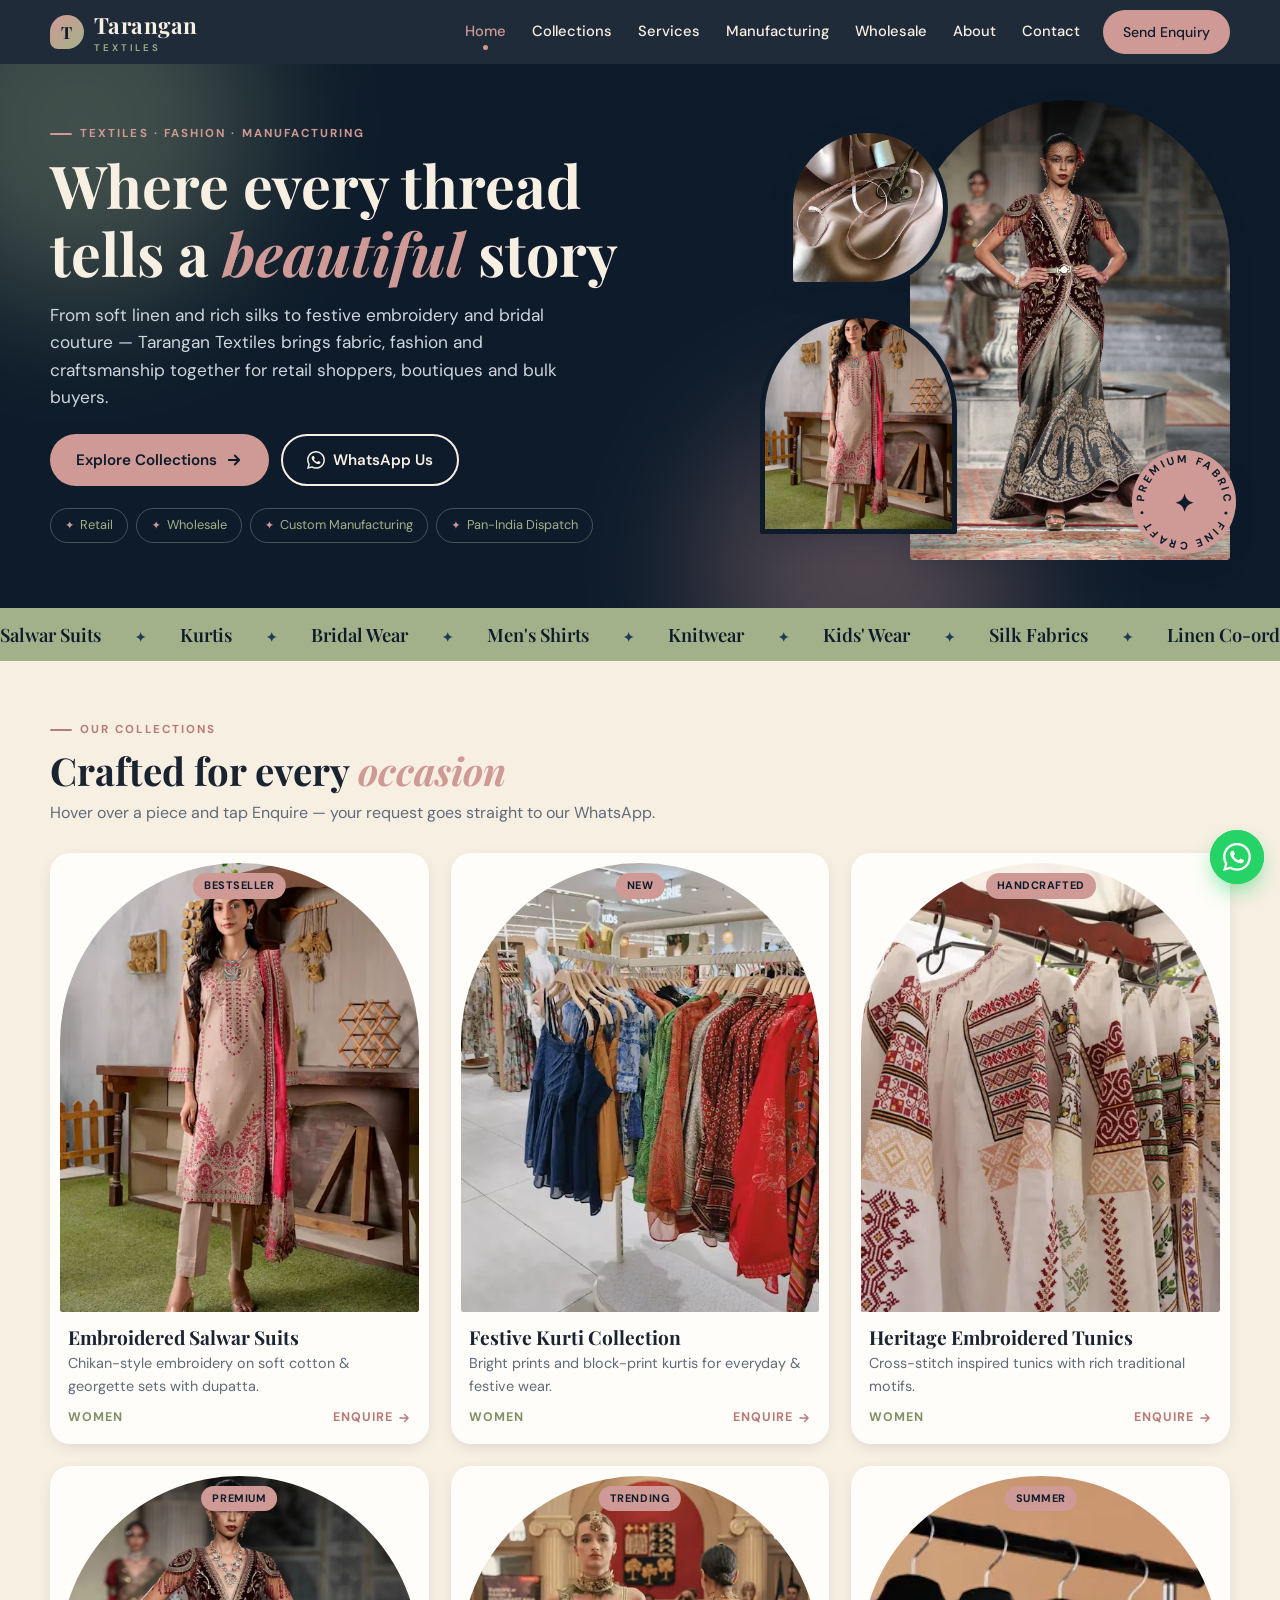
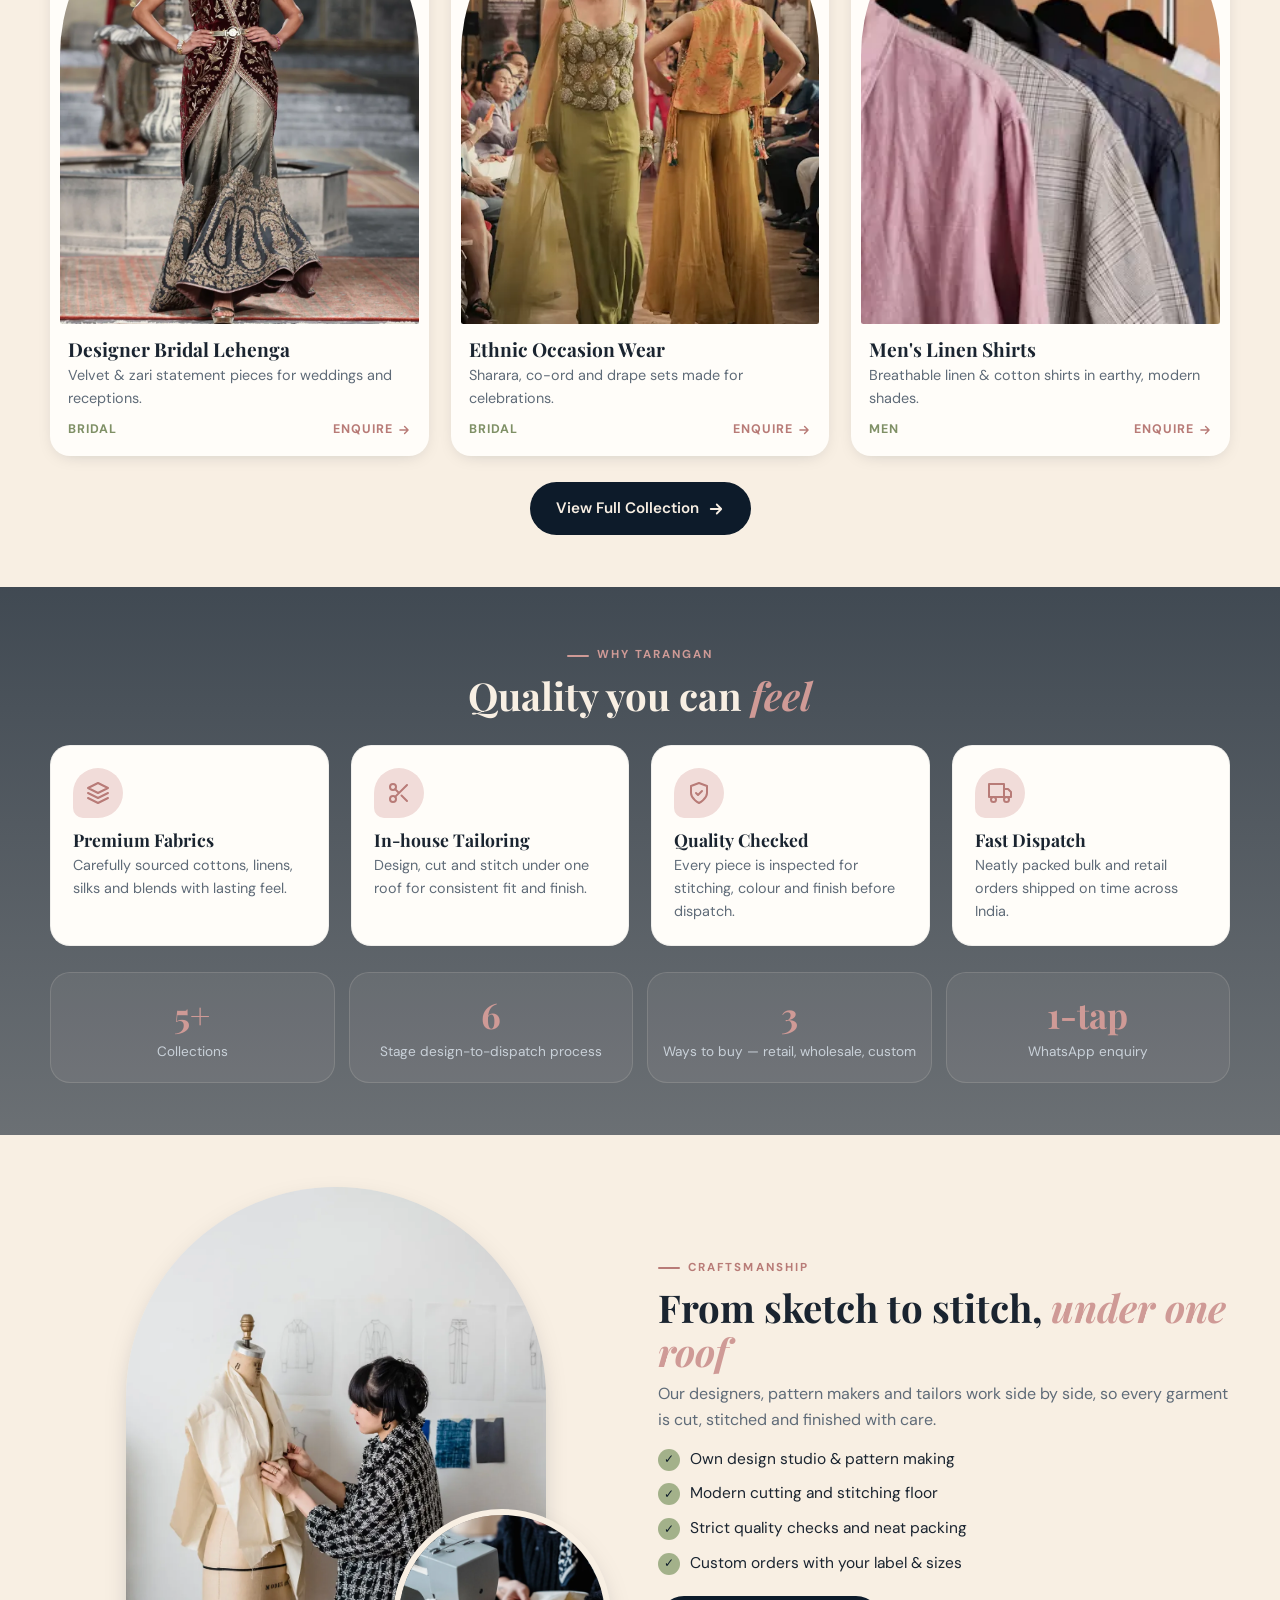
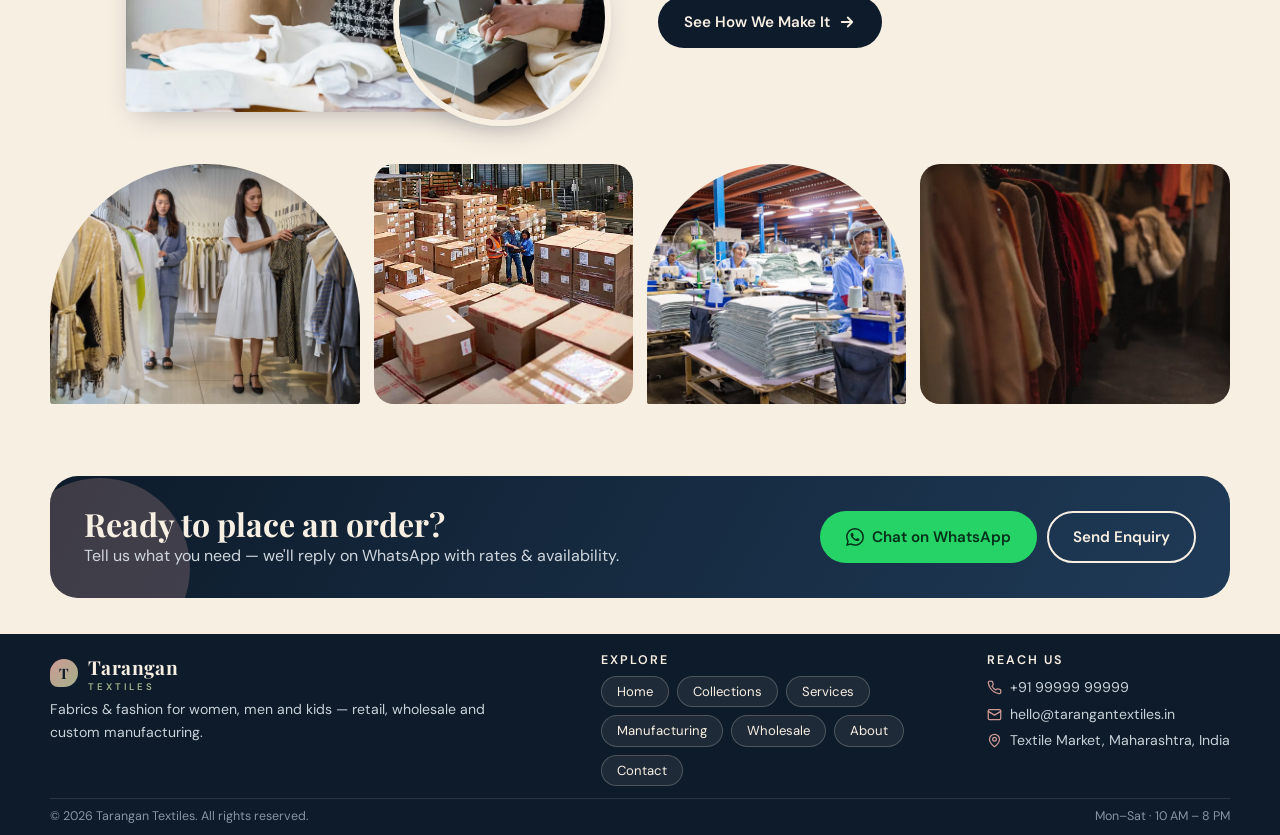
<file: index.html>
<!doctype html>
<html lang="en"><head>
<meta charset="utf-8"><meta name="viewport" content="width=device-width,initial-scale=1">
<title>Tarangan Textiles — Premium Fabrics, Ethnic & Fashion Wear</title><meta name="description" content="Premium textiles, ethnic wear, bridal, men's and kids' fashion — retail, wholesale and custom manufacturing.">
<meta name="theme-color" content="#0D1B2A">
<link rel="icon" href="data:image/svg+xml,%3Csvg xmlns='http://www.w3.org/2000/svg' viewBox='0 0 100 100'%3E%3Crect width='100' height='100' rx='30' fill='%230D1B2A'/%3E%3Ctext x='50' y='68' font-size='56' text-anchor='middle' fill='%23CF9A96' font-family='serif'%3ET%3C/text%3E%3C/svg%3E">
<link rel="preconnect" href="https://fonts.googleapis.com"><link rel="preconnect" href="https://fonts.gstatic.com" crossorigin>
<link href="https://fonts.googleapis.com/css2?family=DM+Sans:wght@400;500;600;700&family=Playfair+Display:ital,wght@0,600;0,700;1,600&display=swap" rel="stylesheet">
<link rel="stylesheet" href="css/style.css">
</head><body>
<header class="hdr"><div class="wrap">
<a class="logo" href="index.html" aria-label="Tarangan Textiles home"><i>T</i><span>Tarangan<small>Textiles</small></span></a>
<button class="burger" aria-label="Menu"><span></span></button>
<nav class="nav"><a href="index.html" class=on>Home</a><a href="collections.html">Collections</a><a href="services.html">Services</a><a href="manufacturing.html">Manufacturing</a><a href="wholesale.html">Wholesale</a><a href="about.html">About</a><a href="contact.html">Contact</a><a class="btn btn-rose" href="contact.html">Send Enquiry</a></nav>
</div></header>

<section class="hero"><div class="wrap">
<div>
<span class="eyebrow" style="color:var(--rose)">Textiles · Fashion · Manufacturing</span>
<h1>Where every thread tells a <em>beautiful</em> story</h1>
<p class="lead">From soft linen and rich silks to festive embroidery and bridal couture — Tarangan Textiles brings fabric, fashion and craftsmanship together for retail shoppers, boutiques and bulk buyers.</p>
<div class="cta"><a class="btn btn-rose" href="collections.html">Explore Collections <svg viewBox="0 0 24 24" fill="none" stroke="currentColor" stroke-width="2.4" stroke-linecap="round" stroke-linejoin="round"><path d="M5 12h14M13 6l6 6-6 6"/></svg></a><a class="btn btn-ghost" href="#" data-wa><svg viewBox="0 0 24 24" fill="currentColor"><path d="M20.5 3.5A11.8 11.8 0 0 0 12 0C5.4 0 .1 5.3.1 11.9c0 2.1.6 4.2 1.6 6L0 24l6.3-1.7a12 12 0 0 0 5.7 1.5c6.6 0 11.9-5.3 11.9-11.9 0-3.2-1.2-6.2-3.4-8.4zM12 21.8c-1.8 0-3.6-.5-5.100-1.400l-.4-.2-3.700 1 1-3.600-.2-.4a9.900 9.900 0 0 1-1.500-5.300c0-5.500 4.400-9.900 9.900-9.900 2.600 0 5.100 1 7 2.900a9.800 9.800 0 0 1 2.900 7c0 5.500-4.500 9.900-9.900 9.900zm5.400-7.400c-.3-.1-1.800-.9-2-1-.3-.1-.5-.1-.7.1l-.9 1.100c-.2.200-.3.200-.6.100-1.700-.8-2.800-1.500-3.900-3.400-.3-.5.300-.5.900-1.600.1-.2 0-.4 0-.5l-.9-2.100c-.2-.6-.5-.5-.7-.5h-.6c-.2 0-.5.1-.8.400-.3.300-1 1-1 2.400s1 2.800 1.200 3c.1.200 2 3.100 4.900 4.300 1.800.8 2.500.9 3.400.7.600-.1 1.800-.7 2-1.400.3-.7.3-1.300.2-1.400-.1-.2-.3-.2-.6-.4z"/></svg>WhatsApp Us</a></div>
<div class="chips"><span>Retail</span><span>Wholesale</span><span>Custom Manufacturing</span><span>Pan-India Dispatch</span></div>
</div>
<div class="art">
<div class="a a1"><img src="images/designer-bridal-lehenga-runway.webp" alt="Designer bridal lehenga on the runway"></div>
<div class="a a2"><img src="images/embroidered-salwar-kameez-model.webp" alt="Embroidered salwar kameez"></div>
<div class="a a3"><img src="images/silk-fabric-measuring-tape.webp" alt="Silk fabric with measuring tape"></div>
<div class="spin"><svg class="t" viewBox="0 0 100 100"><defs><path id="c" d="M50,50 m-38,0 a38,38 0 1,1 76,0 a38,38 0 1,1 -76,0"/></defs><text><textPath href="#c">Premium Fabric • Fine Craft • </textPath></text></svg><b>✦</b></div>
</div></div></section>

<div class="marq"><div><span>Salwar Suits</span><span>Kurtis</span><span>Bridal Wear</span><span>Men's Shirts</span><span>Knitwear</span><span>Kids' Wear</span><span>Silk Fabrics</span><span>Linen Co-ords</span><span>Custom Stitching</span><span>Wholesale</span><span>Salwar Suits</span><span>Kurtis</span><span>Bridal Wear</span><span>Men's Shirts</span><span>Knitwear</span><span>Kids' Wear</span><span>Silk Fabrics</span><span>Linen Co-ords</span><span>Custom Stitching</span><span>Wholesale</span></div></div>

<section class="sec"><div class="wrap">
<div class="head rv"><span class="eyebrow">Our Collections</span><h2>Crafted for every <em>occasion</em></h2><p>Hover over a piece and tap Enquire — your request goes straight to our WhatsApp.</p></div>
<div class="grid g3"><article class="pc rv" data-cat="women"><div class="ph"><img src="images/embroidered-salwar-kameez-model.webp" alt="Embroidered Salwar Suits" loading="lazy"><span class="tag">Bestseller</span></div><div class="tx"><h3>Embroidered Salwar Suits</h3><p>Chikan-style embroidery on soft cotton &amp; georgette sets with dupatta.</p><div class="meta"><span>women</span><a href="#" data-enq="Embroidered Salwar Suits">Enquire <svg viewBox="0 0 24 24" fill="none" stroke="currentColor" stroke-width="2.4" stroke-linecap="round" stroke-linejoin="round"><path d="M5 12h14M13 6l6 6-6 6"/></svg></a></div></div></article><article class="pc rv" data-cat="women"><div class="ph"><img src="images/kurti-collection-showroom.webp" alt="Festive Kurti Collection" loading="lazy"><span class="tag">New</span></div><div class="tx"><h3>Festive Kurti Collection</h3><p>Bright prints and block-print kurtis for everyday &amp; festive wear.</p><div class="meta"><span>women</span><a href="#" data-enq="Festive Kurti Collection">Enquire <svg viewBox="0 0 24 24" fill="none" stroke="currentColor" stroke-width="2.4" stroke-linecap="round" stroke-linejoin="round"><path d="M5 12h14M13 6l6 6-6 6"/></svg></a></div></div></article><article class="pc rv" data-cat="women"><div class="ph"><img src="images/embroidered-festive-tunics.webp" alt="Heritage Embroidered Tunics" loading="lazy"><span class="tag">Handcrafted</span></div><div class="tx"><h3>Heritage Embroidered Tunics</h3><p>Cross-stitch inspired tunics with rich traditional motifs.</p><div class="meta"><span>women</span><a href="#" data-enq="Heritage Embroidered Tunics">Enquire <svg viewBox="0 0 24 24" fill="none" stroke="currentColor" stroke-width="2.4" stroke-linecap="round" stroke-linejoin="round"><path d="M5 12h14M13 6l6 6-6 6"/></svg></a></div></div></article><article class="pc rv" data-cat="bridal"><div class="ph"><img src="images/designer-bridal-lehenga-runway.webp" alt="Designer Bridal Lehenga" loading="lazy"><span class="tag">Premium</span></div><div class="tx"><h3>Designer Bridal Lehenga</h3><p>Velvet &amp; zari statement pieces for weddings and receptions.</p><div class="meta"><span>bridal</span><a href="#" data-enq="Designer Bridal Lehenga">Enquire <svg viewBox="0 0 24 24" fill="none" stroke="currentColor" stroke-width="2.4" stroke-linecap="round" stroke-linejoin="round"><path d="M5 12h14M13 6l6 6-6 6"/></svg></a></div></div></article><article class="pc rv" data-cat="bridal"><div class="ph"><img src="images/ethnic-fashion-show-ramp.webp" alt="Ethnic Occasion Wear" loading="lazy"><span class="tag">Trending</span></div><div class="tx"><h3>Ethnic Occasion Wear</h3><p>Sharara, co-ord and drape sets made for celebrations.</p><div class="meta"><span>bridal</span><a href="#" data-enq="Ethnic Occasion Wear">Enquire <svg viewBox="0 0 24 24" fill="none" stroke="currentColor" stroke-width="2.4" stroke-linecap="round" stroke-linejoin="round"><path d="M5 12h14M13 6l6 6-6 6"/></svg></a></div></div></article><article class="pc rv" data-cat="men"><div class="ph"><img src="images/mens-linen-shirts-rack.webp" alt="Men's Linen Shirts" loading="lazy"><span class="tag">Summer</span></div><div class="tx"><h3>Men's Linen Shirts</h3><p>Breathable linen &amp; cotton shirts in earthy, modern shades.</p><div class="meta"><span>men</span><a href="#" data-enq="Men's Linen Shirts">Enquire <svg viewBox="0 0 24 24" fill="none" stroke="currentColor" stroke-width="2.4" stroke-linecap="round" stroke-linejoin="round"><path d="M5 12h14M13 6l6 6-6 6"/></svg></a></div></div></article></div>
<div style="text-align:center;margin-top:26px" class="rv"><a class="btn btn-navy" href="collections.html">View Full Collection <svg viewBox="0 0 24 24" fill="none" stroke="currentColor" stroke-width="2.4" stroke-linecap="round" stroke-linejoin="round"><path d="M5 12h14M13 6l6 6-6 6"/></svg></a></div>
</div></section>

<section class="sec navy bgimg" style="--bg:url(../images/boutique-rack-warm-tones.webp)"><div class="wrap">
<div class="head center rv"><span class="eyebrow">Why Tarangan</span><h2>Quality you can <em>feel</em></h2></div>
<div class="grid g4"><div class="fc rv"><div class="ic"><svg viewBox="0 0 24 24" fill="none" stroke="currentColor" stroke-width="2" stroke-linecap="round" stroke-linejoin="round"><path d="m12 2 10 5-10 5L2 7zM2 17l10 5 10-5M2 12l10 5 10-5"/></svg></div><h3>Premium Fabrics</h3><p>Carefully sourced cottons, linens, silks and blends with lasting feel.</p></div><div class="fc rv"><div class="ic"><svg viewBox="0 0 24 24" fill="none" stroke="currentColor" stroke-width="2" stroke-linecap="round" stroke-linejoin="round"><circle cx="6" cy="6" r="3"/><circle cx="6" cy="18" r="3"/><path d="M20 4 8.100 15.900M14.500 14.500 20 20M8.100 8.100 12 12"/></svg></div><h3>In-house Tailoring</h3><p>Design, cut and stitch under one roof for consistent fit and finish.</p></div><div class="fc rv"><div class="ic"><svg viewBox="0 0 24 24" fill="none" stroke="currentColor" stroke-width="2" stroke-linecap="round" stroke-linejoin="round"><path d="M12 22s8-4 8-10V5l-8-3-8 3v7c0 6 8 10 8 10z"/><path d="m9 12 2 2 4-4"/></svg></div><h3>Quality Checked</h3><p>Every piece is inspected for stitching, colour and finish before dispatch.</p></div><div class="fc rv"><div class="ic"><svg viewBox="0 0 24 24" fill="none" stroke="currentColor" stroke-width="2" stroke-linecap="round" stroke-linejoin="round"><path d="M1 3h15v13H1zM16 8h4l3 3v5h-7z"/><circle cx="5.500" cy="18.500" r="2.500"/><circle cx="18.500" cy="18.500" r="2.500"/></svg></div><h3>Fast Dispatch</h3><p>Neatly packed bulk and retail orders shipped on time across India.</p></div></div>
<div class="stats" style="margin-top:26px">
<div class="stat rv"><b data-count="5" data-suf="+">0</b><span>Collections</span></div>
<div class="stat rv"><b data-count="6">0</b><span>Stage design-to-dispatch process</span></div>
<div class="stat rv"><b data-count="3">0</b><span>Ways to buy — retail, wholesale, custom</span></div>
<div class="stat rv"><b data-count="1" data-suf="-tap">0</b><span>WhatsApp enquiry</span></div>
</div></div></section>

<section class="sec"><div class="wrap split">
<div class="shape rv"><div class="big"><img src="images/designer-draping-mannequin.webp" alt="Designer draping fabric on a mannequin" loading="lazy"></div><div class="sm"><img src="images/tailor-stitching-sewing-machine.webp" alt="Tailor stitching" loading="lazy"></div></div>
<div class="rv"><span class="eyebrow">Craftsmanship</span><h2>From sketch to stitch, <em>under one roof</em></h2>
<p style="color:var(--muted);margin-top:8px">Our designers, pattern makers and tailors work side by side, so every garment is cut, stitched and finished with care.</p>
<ul class="ticks"><li>Own design studio &amp; pattern making</li><li>Modern cutting and stitching floor</li><li>Strict quality checks and neat packing</li><li>Custom orders with your label &amp; sizes</li></ul>
<a class="btn btn-navy" href="manufacturing.html">See How We Make It <svg viewBox="0 0 24 24" fill="none" stroke="currentColor" stroke-width="2.4" stroke-linecap="round" stroke-linejoin="round"><path d="M5 12h14M13 6l6 6-6 6"/></svg></a></div>
</div></section>

<section class="sec tight" style="padding-top:0"><div class="wrap"><div class="strip rv">
<div><img src="images/showroom-ladies-selecting-outfits.webp" alt="Customers selecting outfits in showroom" loading="lazy"><span>Visit our showroom</span></div>
<div><img src="images/warehouse-bulk-dispatch.webp" alt="Warehouse with packed cartons" loading="lazy"><span>Bulk dispatch</span></div>
<div><img src="images/garment-factory-production-floor.webp" alt="Garment production floor" loading="lazy"><span>Production floor</span></div>
<div><img src="images/boutique-rack-warm-tones.webp" alt="Boutique rack" loading="lazy"><span>Boutique range</span></div>
</div></div></section>
<section class="sec tight"><div class="wrap"><div class="cta-band rv"><div><h2>Ready to place an order?</h2><p>Tell us what you need — we'll reply on WhatsApp with rates &amp; availability.</p></div><div style="display:flex;gap:10px;flex-wrap:wrap"><a class="btn btn-wa" href="#" data-wa><svg viewBox="0 0 24 24" fill="currentColor"><path d="M20.5 3.5A11.8 11.8 0 0 0 12 0C5.4 0 .1 5.3.1 11.9c0 2.1.6 4.2 1.6 6L0 24l6.3-1.7a12 12 0 0 0 5.7 1.5c6.6 0 11.9-5.3 11.9-11.9 0-3.2-1.2-6.2-3.4-8.4zM12 21.8c-1.8 0-3.6-.5-5.100-1.400l-.4-.2-3.700 1 1-3.600-.2-.4a9.900 9.900 0 0 1-1.500-5.300c0-5.500 4.400-9.900 9.900-9.900 2.600 0 5.100 1 7 2.900a9.800 9.800 0 0 1 2.900 7c0 5.500-4.500 9.900-9.900 9.900zm5.400-7.400c-.3-.1-1.800-.9-2-1-.3-.1-.5-.1-.7.1l-.9 1.100c-.2.200-.3.200-.6.100-1.700-.8-2.800-1.500-3.900-3.400-.3-.5.300-.5.900-1.600.1-.2 0-.4 0-.5l-.9-2.100c-.2-.6-.5-.5-.7-.5h-.6c-.2 0-.5.1-.8.400-.3.300-1 1-1 2.400s1 2.800 1.200 3c.1.200 2 3.100 4.900 4.300 1.800.8 2.500.9 3.400.7.600-.1 1.800-.7 2-1.400.3-.7.3-1.300.2-1.400-.1-.2-.3-.2-.6-.4z"/></svg>Chat on WhatsApp</a><a class="btn btn-ghost" href="contact.html">Send Enquiry</a></div></div></div></section>

<footer class="ftr"><div class="wrap">
<div class="row">
<div><a class="logo" href="index.html"><i>T</i><span>Tarangan<small>Textiles</small></span></a><p>Fabrics &amp; fashion for women, men and kids — retail, wholesale and custom manufacturing.</p></div>
<div><h4>Explore</h4><div class="links"><a href="index.html">Home</a><a href="collections.html">Collections</a><a href="services.html">Services</a><a href="manufacturing.html">Manufacturing</a><a href="wholesale.html">Wholesale</a><a href="about.html">About</a><a href="contact.html">Contact</a></div></div>
<div><h4>Reach us</h4><ul class="ct"><li><svg viewBox="0 0 24 24" fill="none" stroke="currentColor" stroke-width="2" stroke-linecap="round" stroke-linejoin="round"><path d="M22 16.9v3a2 2 0 0 1-2.200 2 19.800 19.800 0 0 1-8.600-3.100 19.500 19.500 0 0 1-6-6A19.800 19.800 0 0 1 2.100 4.200 2 2 0 0 1 4.100 2h3a2 2 0 0 1 2 1.700c.1 1 .4 1.900.7 2.800a2 2 0 0 1-.5 2.100L8.100 9.900a16 16 0 0 0 6 6l1.300-1.300a2 2 0 0 1 2.100-.4c.9.3 1.800.6 2.800.7a2 2 0 0 1 1.700 2z"/></svg>+91 99999 99999</li><li><svg viewBox="0 0 24 24" fill="none" stroke="currentColor" stroke-width="2" stroke-linecap="round" stroke-linejoin="round"><rect x="2" y="4" width="20" height="16" rx="2"/><path d="m22 7-10 6L2 7"/></svg>hello@tarangantextiles.in</li><li><svg viewBox="0 0 24 24" fill="none" stroke="currentColor" stroke-width="2" stroke-linecap="round" stroke-linejoin="round"><path d="M20 10c0 6-8 12-8 12S4 16 4 10a8 8 0 0 1 16 0z"/><circle cx="12" cy="10" r="3"/></svg>Textile Market, Maharashtra, India</li></ul></div>
</div>
<div class="bar"><span>© 2026 Tarangan Textiles. All rights reserved.</span><span>Mon–Sat · 10 AM – 8 PM</span></div>
</div></footer>
<a class="fab" href="#" target="_blank" rel="noopener" aria-label="Chat on WhatsApp"><svg viewBox="0 0 24 24" fill="currentColor"><path d="M20.5 3.5A11.8 11.8 0 0 0 12 0C5.4 0 .1 5.3.1 11.9c0 2.1.6 4.2 1.6 6L0 24l6.3-1.7a12 12 0 0 0 5.7 1.5c6.6 0 11.9-5.3 11.9-11.9 0-3.2-1.2-6.2-3.4-8.4zM12 21.8c-1.8 0-3.6-.5-5.100-1.400l-.4-.2-3.700 1 1-3.600-.2-.4a9.900 9.900 0 0 1-1.500-5.300c0-5.500 4.400-9.900 9.900-9.900 2.600 0 5.100 1 7 2.900a9.800 9.800 0 0 1 2.900 7c0 5.500-4.500 9.900-9.900 9.900zm5.400-7.400c-.3-.1-1.800-.9-2-1-.3-.1-.5-.1-.7.1l-.9 1.100c-.2.200-.3.200-.6.100-1.700-.8-2.800-1.500-3.900-3.400-.3-.5.300-.5.900-1.600.1-.2 0-.4 0-.5l-.9-2.100c-.2-.6-.5-.5-.7-.5h-.6c-.2 0-.5.1-.8.400-.3.300-1 1-1 2.400s1 2.800 1.200 3c.1.200 2 3.100 4.900 4.300 1.800.8 2.500.9 3.400.7.600-.1 1.800-.7 2-1.400.3-.7.3-1.300.2-1.400-.1-.2-.3-.2-.6-.4z"/></svg></a>
<div class="toast" role="status"></div>
<script src="js/main.js"></script>
</body></html>
</file>
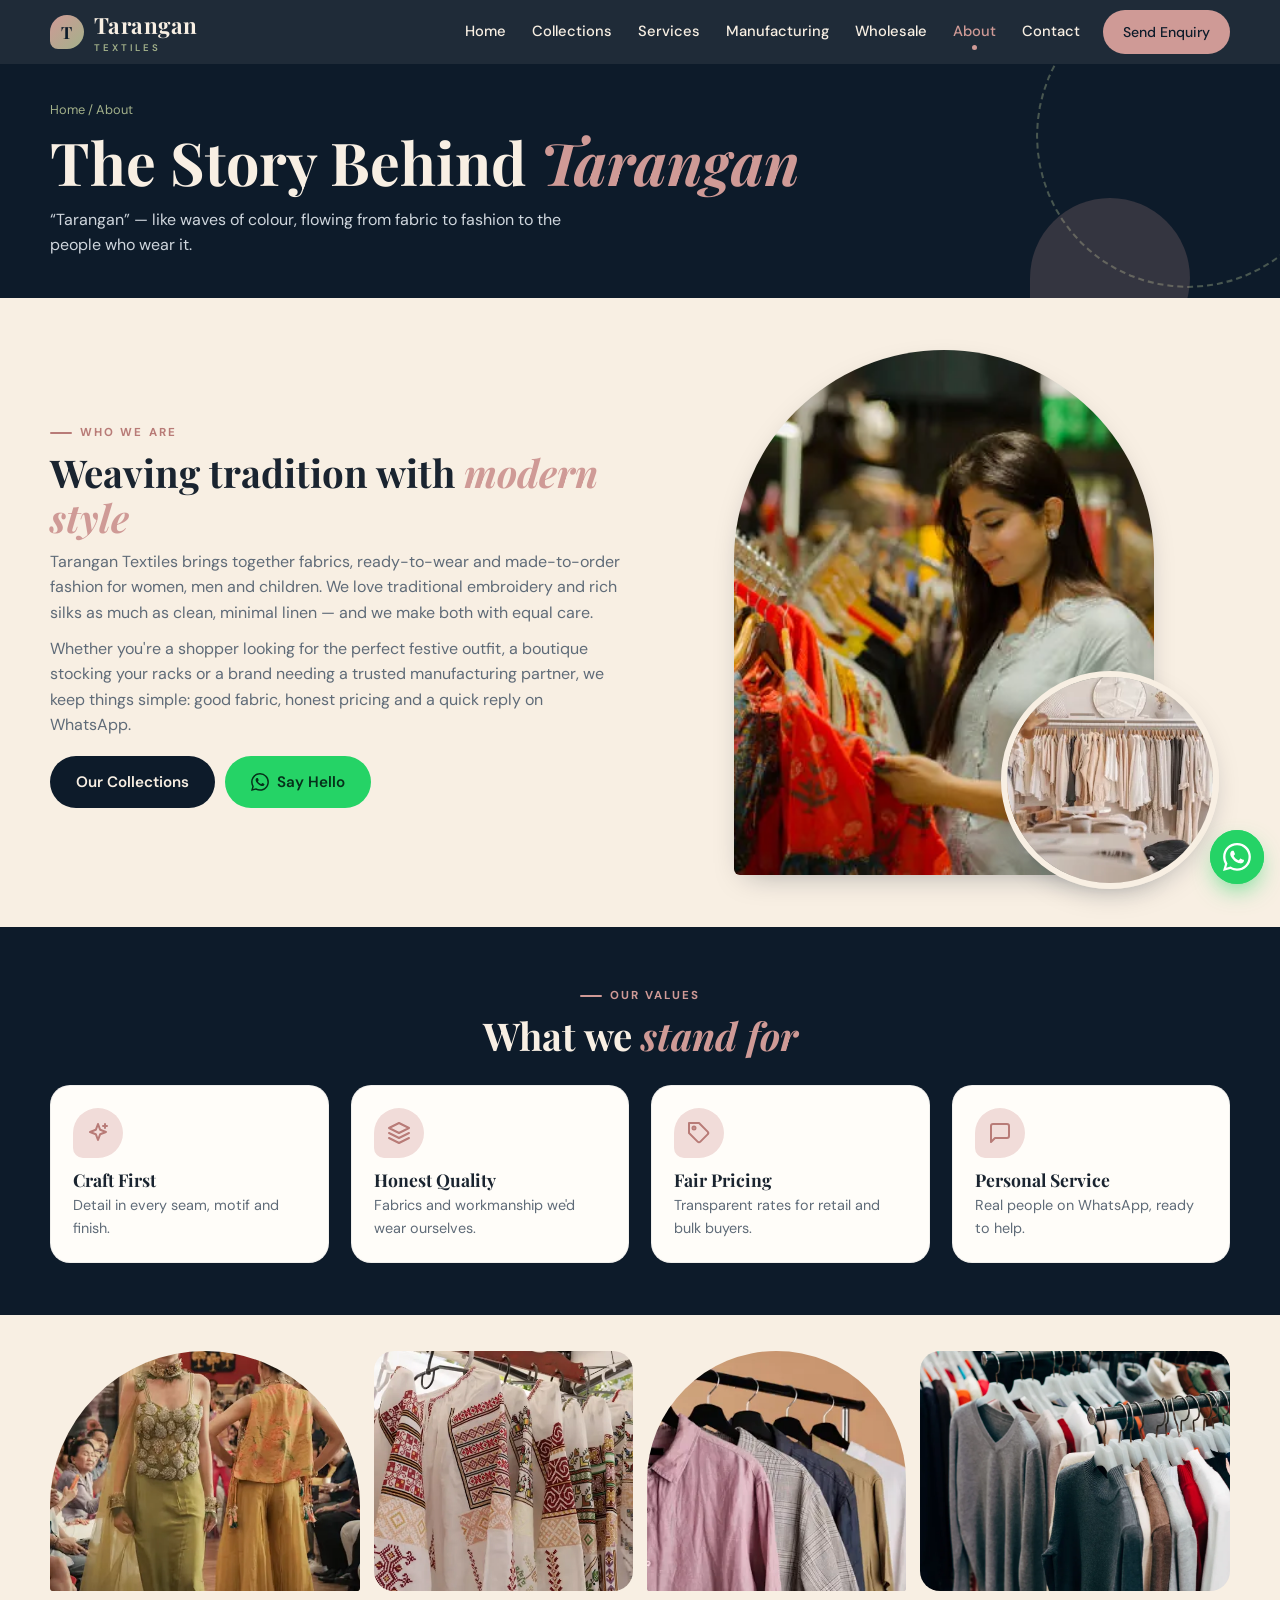
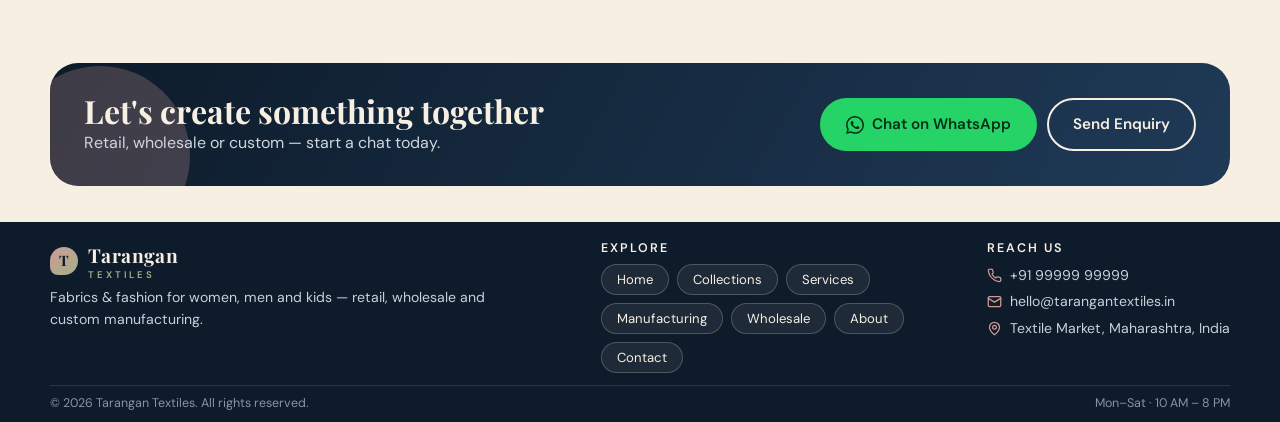
<file: about.html>
<!doctype html>
<html lang="en"><head>
<meta charset="utf-8"><meta name="viewport" content="width=device-width,initial-scale=1">
<title>About — Tarangan Textiles</title><meta name="description" content="The story, values and craftsmanship behind Tarangan Textiles.">
<meta name="theme-color" content="#0D1B2A">
<link rel="icon" href="data:image/svg+xml,%3Csvg xmlns='http://www.w3.org/2000/svg' viewBox='0 0 100 100'%3E%3Crect width='100' height='100' rx='30' fill='%230D1B2A'/%3E%3Ctext x='50' y='68' font-size='56' text-anchor='middle' fill='%23CF9A96' font-family='serif'%3ET%3C/text%3E%3C/svg%3E">
<link rel="preconnect" href="https://fonts.googleapis.com"><link rel="preconnect" href="https://fonts.gstatic.com" crossorigin>
<link href="https://fonts.googleapis.com/css2?family=DM+Sans:wght@400;500;600;700&family=Playfair+Display:ital,wght@0,600;0,700;1,600&display=swap" rel="stylesheet">
<link rel="stylesheet" href="css/style.css">
</head><body>
<header class="hdr"><div class="wrap">
<a class="logo" href="index.html" aria-label="Tarangan Textiles home"><i>T</i><span>Tarangan<small>Textiles</small></span></a>
<button class="burger" aria-label="Menu"><span></span></button>
<nav class="nav"><a href="index.html">Home</a><a href="collections.html">Collections</a><a href="services.html">Services</a><a href="manufacturing.html">Manufacturing</a><a href="wholesale.html">Wholesale</a><a href="about.html" class=on>About</a><a href="contact.html">Contact</a><a class="btn btn-rose" href="contact.html">Send Enquiry</a></nav>
</div></header>
<section class="banner"><div class="wrap"><div class="crumb"><a href="index.html">Home</a> / About</div><h1 class="rv">The Story Behind <em>Tarangan</em></h1><p class="rv">“Tarangan” — like waves of colour, flowing from fabric to fashion to the people who wear it.</p></div></section>
<section class="sec"><div class="wrap split">
<div class="rv"><span class="eyebrow">Who we are</span><h2>Weaving tradition with <em>modern style</em></h2>
<p style="margin-top:10px;color:var(--muted)">Tarangan Textiles brings together fabrics, ready-to-wear and made-to-order fashion for women, men and children. We love traditional embroidery and rich silks as much as clean, minimal linen — and we make both with equal care.</p>
<p style="margin-top:10px;color:var(--muted)">Whether you're a shopper looking for the perfect festive outfit, a boutique stocking your racks or a brand needing a trusted manufacturing partner, we keep things simple: good fabric, honest pricing and a quick reply on WhatsApp.</p>
<div style="margin-top:18px;display:flex;gap:10px;flex-wrap:wrap"><a class="btn btn-navy" href="collections.html">Our Collections</a><a class="btn btn-wa" href="#" data-wa><svg viewBox="0 0 24 24" fill="currentColor"><path d="M20.5 3.5A11.8 11.8 0 0 0 12 0C5.4 0 .1 5.3.1 11.9c0 2.1.6 4.2 1.6 6L0 24l6.3-1.7a12 12 0 0 0 5.7 1.5c6.6 0 11.9-5.3 11.9-11.9 0-3.2-1.2-6.2-3.4-8.4zM12 21.8c-1.8 0-3.6-.5-5.100-1.400l-.4-.2-3.700 1 1-3.600-.2-.4a9.900 9.900 0 0 1-1.500-5.300c0-5.500 4.400-9.900 9.900-9.900 2.600 0 5.100 1 7 2.900a9.800 9.800 0 0 1 2.900 7c0 5.500-4.500 9.900-9.900 9.900zm5.400-7.400c-.3-.1-1.800-.9-2-1-.3-.1-.5-.1-.7.1l-.9 1.100c-.2.200-.3.200-.6.100-1.700-.8-2.800-1.500-3.900-3.400-.3-.5.300-.5.900-1.600.1-.2 0-.4 0-.5l-.9-2.100c-.2-.6-.5-.5-.7-.5h-.6c-.2 0-.5.1-.8.400-.3.300-1 1-1 2.400s1 2.800 1.200 3c.1.200 2 3.100 4.900 4.300 1.800.8 2.500.9 3.400.7.600-.1 1.800-.7 2-1.400.3-.7.3-1.300.2-1.400-.1-.2-.3-.2-.6-.4z"/></svg>Say Hello</a></div></div>
<div class="shape rv"><div class="big"><img src="images/shopper-browsing-kurti-rack.webp" alt="Customer browsing kurtis" loading="lazy"></div><div class="sm"><img src="images/linen-boutique-neutral-rack.webp" alt="Linen boutique rack" loading="lazy"></div></div>
</div></section>

<section class="sec navy"><div class="wrap"><div class="head center rv"><span class="eyebrow">Our values</span><h2>What we <em>stand for</em></h2></div>
<div class="grid g4"><div class="fc rv"><div class="ic"><svg viewBox="0 0 24 24" fill="none" stroke="currentColor" stroke-width="2" stroke-linecap="round" stroke-linejoin="round"><path d="M12 3l2.200 5.800L20 11l-5.800 2.200L12 19l-2.200-5.800L4 11l5.800-2.200zM19 3v4M21 5h-4"/></svg></div><h3>Craft First</h3><p>Detail in every seam, motif and finish.</p></div><div class="fc rv"><div class="ic"><svg viewBox="0 0 24 24" fill="none" stroke="currentColor" stroke-width="2" stroke-linecap="round" stroke-linejoin="round"><path d="m12 2 10 5-10 5L2 7zM2 17l10 5 10-5M2 12l10 5 10-5"/></svg></div><h3>Honest Quality</h3><p>Fabrics and workmanship we'd wear ourselves.</p></div><div class="fc rv"><div class="ic"><svg viewBox="0 0 24 24" fill="none" stroke="currentColor" stroke-width="2" stroke-linecap="round" stroke-linejoin="round"><path d="M20.600 13.400 13.400 20.600a2 2 0 0 1-2.800 0L2 12V2h10l8.600 8.600a2 2 0 0 1 0 2.800z"/><circle cx="7" cy="7" r="1.500"/></svg></div><h3>Fair Pricing</h3><p>Transparent rates for retail and bulk buyers.</p></div><div class="fc rv"><div class="ic"><svg viewBox="0 0 24 24" fill="none" stroke="currentColor" stroke-width="2" stroke-linecap="round" stroke-linejoin="round"><path d="M21 15a2 2 0 0 1-2 2H7l-4 4V5a2 2 0 0 1 2-2h14a2 2 0 0 1 2 2z"/></svg></div><h3>Personal Service</h3><p>Real people on WhatsApp, ready to help.</p></div></div></div></section>

<section class="sec tight"><div class="wrap"><div class="strip rv">
<div><img src="images/ethnic-fashion-show-ramp.webp" alt="Ethnic fashion show" loading="lazy"><span>On the ramp</span></div>
<div><img src="images/embroidered-festive-tunics.webp" alt="Embroidered tunics" loading="lazy"><span>Heritage embroidery</span></div>
<div><img src="images/mens-linen-shirts-rack.webp" alt="Men's shirts" loading="lazy"><span>Men's linen</span></div>
<div><img src="images/knitwear-sweater-rack.webp" alt="Knitwear rack" loading="lazy"><span>Winter knits</span></div>
</div></div></section>
<section class="sec tight"><div class="wrap"><div class="cta-band rv"><div><h2>Let's create something together</h2><p>Retail, wholesale or custom — start a chat today.</p></div><div style="display:flex;gap:10px;flex-wrap:wrap"><a class="btn btn-wa" href="#" data-wa><svg viewBox="0 0 24 24" fill="currentColor"><path d="M20.5 3.5A11.8 11.8 0 0 0 12 0C5.4 0 .1 5.3.1 11.9c0 2.1.6 4.2 1.6 6L0 24l6.3-1.7a12 12 0 0 0 5.7 1.5c6.6 0 11.9-5.3 11.9-11.9 0-3.2-1.2-6.2-3.4-8.4zM12 21.8c-1.8 0-3.6-.5-5.100-1.400l-.4-.2-3.700 1 1-3.600-.2-.4a9.900 9.900 0 0 1-1.500-5.300c0-5.500 4.400-9.900 9.900-9.900 2.600 0 5.100 1 7 2.900a9.800 9.800 0 0 1 2.900 7c0 5.500-4.500 9.900-9.900 9.900zm5.400-7.400c-.3-.1-1.800-.9-2-1-.3-.1-.5-.1-.7.1l-.9 1.100c-.2.200-.3.200-.6.100-1.700-.8-2.800-1.500-3.900-3.400-.3-.5.300-.5.900-1.600.1-.2 0-.4 0-.5l-.9-2.100c-.2-.6-.5-.5-.7-.5h-.6c-.2 0-.5.1-.8.400-.3.300-1 1-1 2.400s1 2.800 1.200 3c.1.200 2 3.100 4.900 4.300 1.800.8 2.500.9 3.400.7.600-.1 1.800-.7 2-1.400.3-.7.3-1.300.2-1.400-.1-.2-.3-.2-.6-.4z"/></svg>Chat on WhatsApp</a><a class="btn btn-ghost" href="contact.html">Send Enquiry</a></div></div></div></section>

<footer class="ftr"><div class="wrap">
<div class="row">
<div><a class="logo" href="index.html"><i>T</i><span>Tarangan<small>Textiles</small></span></a><p>Fabrics &amp; fashion for women, men and kids — retail, wholesale and custom manufacturing.</p></div>
<div><h4>Explore</h4><div class="links"><a href="index.html">Home</a><a href="collections.html">Collections</a><a href="services.html">Services</a><a href="manufacturing.html">Manufacturing</a><a href="wholesale.html">Wholesale</a><a href="about.html">About</a><a href="contact.html">Contact</a></div></div>
<div><h4>Reach us</h4><ul class="ct"><li><svg viewBox="0 0 24 24" fill="none" stroke="currentColor" stroke-width="2" stroke-linecap="round" stroke-linejoin="round"><path d="M22 16.9v3a2 2 0 0 1-2.200 2 19.800 19.800 0 0 1-8.600-3.100 19.500 19.500 0 0 1-6-6A19.800 19.800 0 0 1 2.100 4.200 2 2 0 0 1 4.100 2h3a2 2 0 0 1 2 1.700c.1 1 .4 1.900.7 2.800a2 2 0 0 1-.5 2.100L8.100 9.900a16 16 0 0 0 6 6l1.300-1.300a2 2 0 0 1 2.100-.4c.9.3 1.800.6 2.800.7a2 2 0 0 1 1.700 2z"/></svg>+91 99999 99999</li><li><svg viewBox="0 0 24 24" fill="none" stroke="currentColor" stroke-width="2" stroke-linecap="round" stroke-linejoin="round"><rect x="2" y="4" width="20" height="16" rx="2"/><path d="m22 7-10 6L2 7"/></svg>hello@tarangantextiles.in</li><li><svg viewBox="0 0 24 24" fill="none" stroke="currentColor" stroke-width="2" stroke-linecap="round" stroke-linejoin="round"><path d="M20 10c0 6-8 12-8 12S4 16 4 10a8 8 0 0 1 16 0z"/><circle cx="12" cy="10" r="3"/></svg>Textile Market, Maharashtra, India</li></ul></div>
</div>
<div class="bar"><span>© 2026 Tarangan Textiles. All rights reserved.</span><span>Mon–Sat · 10 AM – 8 PM</span></div>
</div></footer>
<a class="fab" href="#" target="_blank" rel="noopener" aria-label="Chat on WhatsApp"><svg viewBox="0 0 24 24" fill="currentColor"><path d="M20.5 3.5A11.8 11.8 0 0 0 12 0C5.4 0 .1 5.3.1 11.9c0 2.1.6 4.2 1.6 6L0 24l6.3-1.7a12 12 0 0 0 5.7 1.5c6.6 0 11.9-5.3 11.9-11.9 0-3.2-1.2-6.2-3.4-8.4zM12 21.8c-1.8 0-3.6-.5-5.100-1.400l-.4-.2-3.700 1 1-3.600-.2-.4a9.900 9.900 0 0 1-1.500-5.300c0-5.500 4.400-9.900 9.900-9.900 2.600 0 5.100 1 7 2.900a9.800 9.800 0 0 1 2.900 7c0 5.500-4.500 9.900-9.900 9.900zm5.400-7.400c-.3-.1-1.800-.9-2-1-.3-.1-.5-.1-.7.1l-.9 1.100c-.2.200-.3.200-.6.100-1.700-.8-2.800-1.500-3.900-3.400-.3-.5.300-.5.900-1.600.1-.2 0-.4 0-.5l-.9-2.100c-.2-.6-.5-.5-.7-.5h-.6c-.2 0-.5.1-.8.400-.3.300-1 1-1 2.400s1 2.800 1.200 3c.1.200 2 3.100 4.900 4.300 1.800.8 2.500.9 3.400.7.600-.1 1.800-.7 2-1.400.3-.7.3-1.300.2-1.400-.1-.2-.3-.2-.6-.4z"/></svg></a>
<div class="toast" role="status"></div>
<script src="js/main.js"></script>
</body></html>
</file>
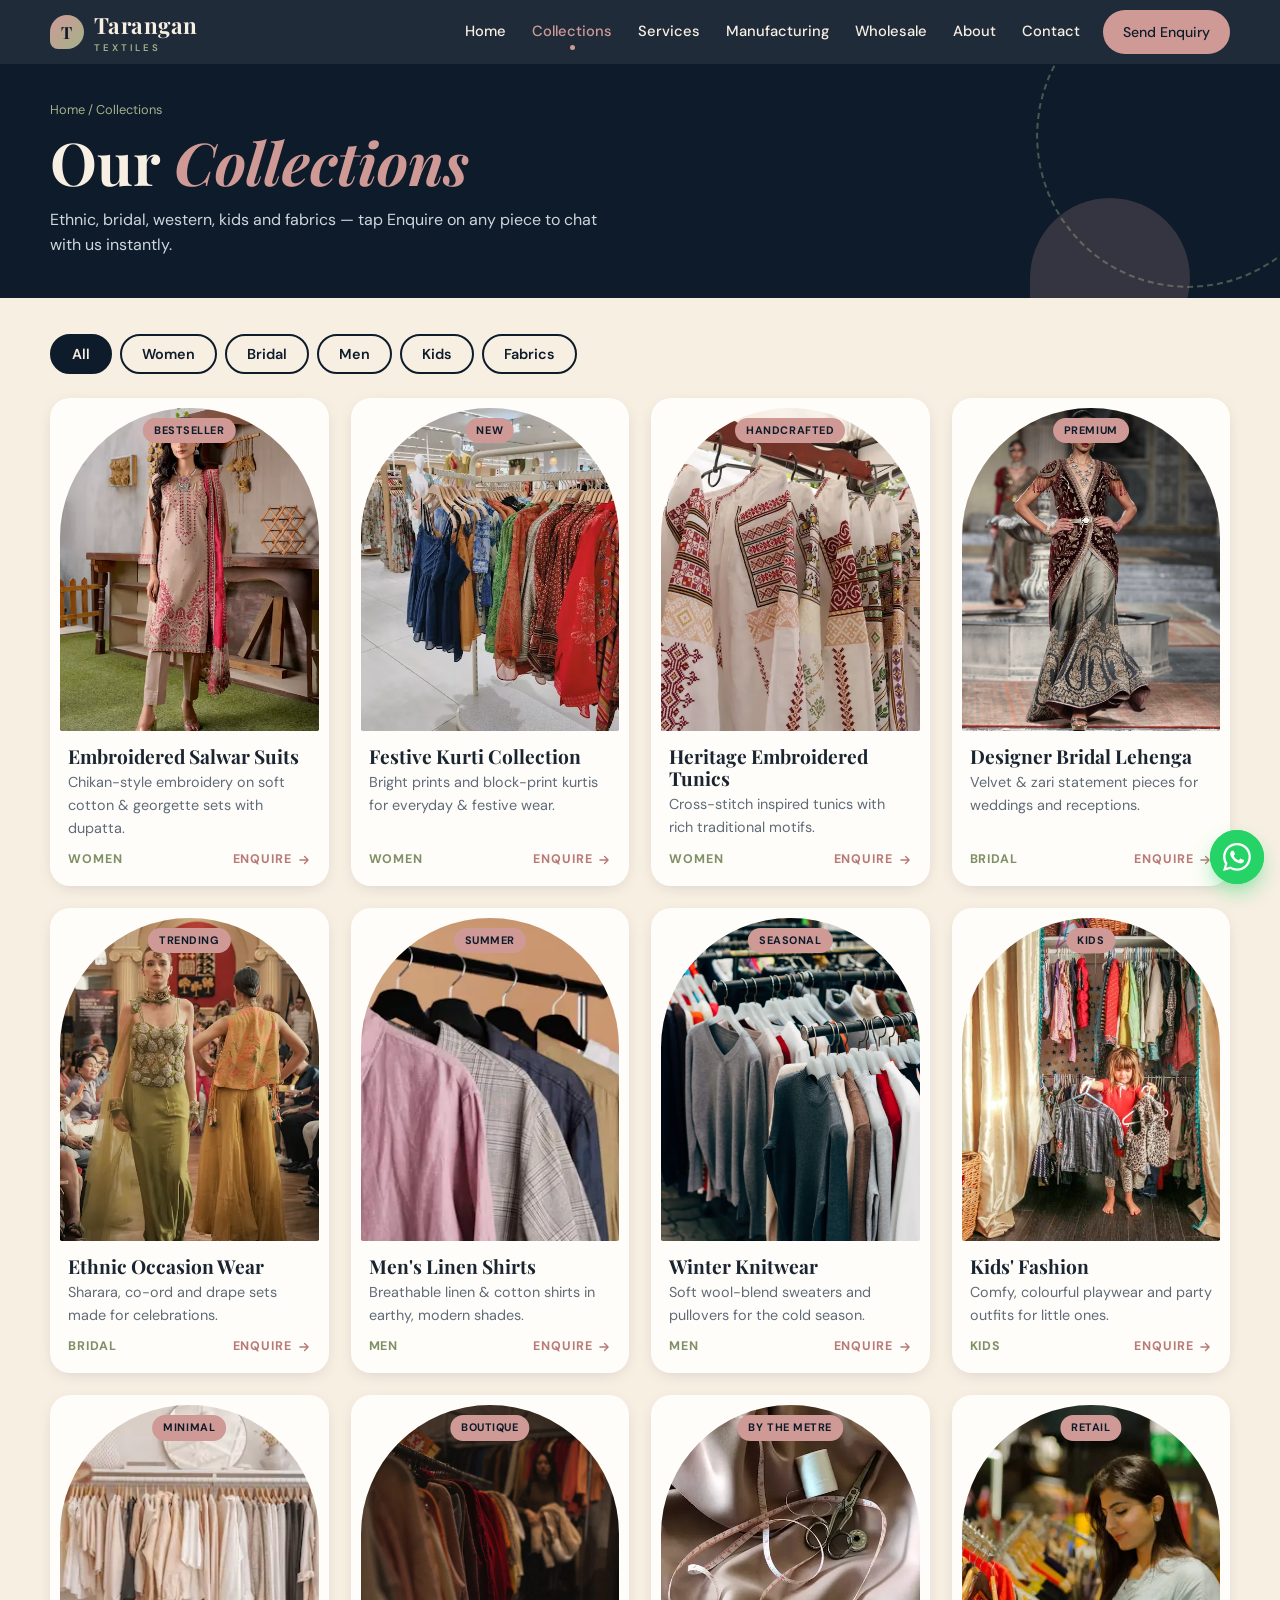
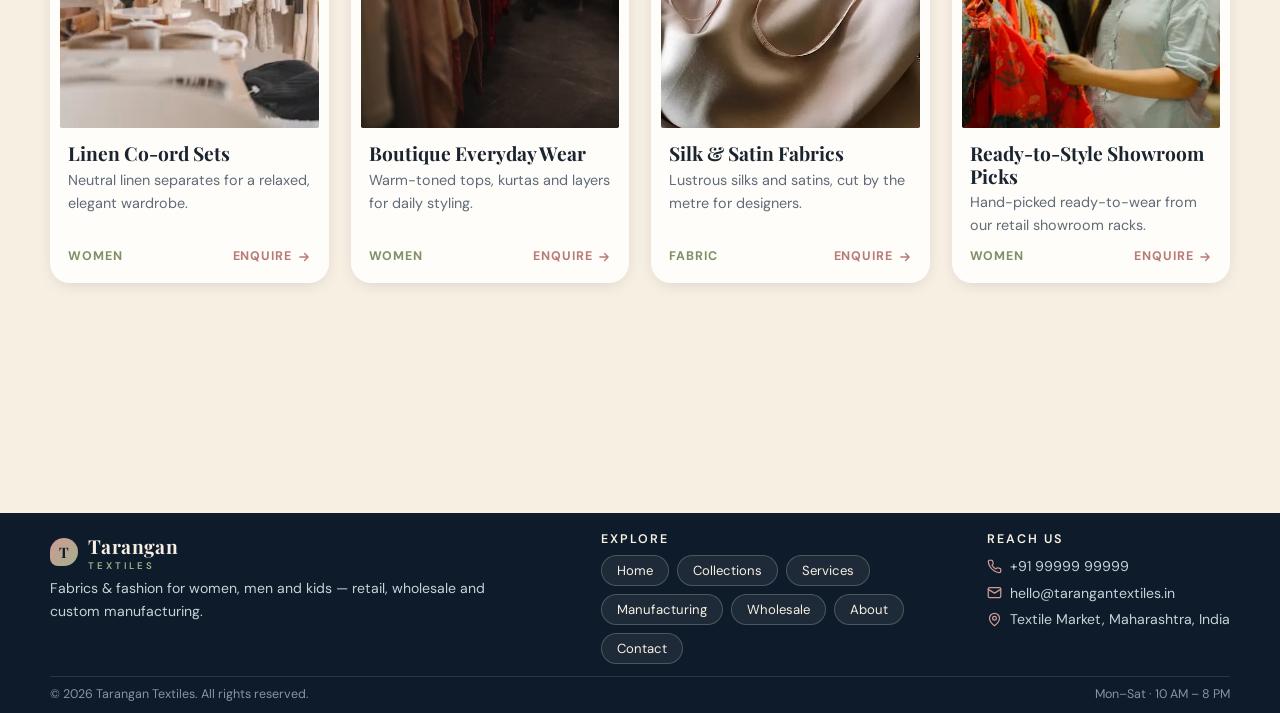
<file: collections.html>
<!doctype html>
<html lang="en"><head>
<meta charset="utf-8"><meta name="viewport" content="width=device-width,initial-scale=1">
<title>Collections — Tarangan Textiles</title><meta name="description" content="Browse women's ethnic wear, bridal, men's, kids' fashion and premium fabrics.">
<meta name="theme-color" content="#0D1B2A">
<link rel="icon" href="data:image/svg+xml,%3Csvg xmlns='http://www.w3.org/2000/svg' viewBox='0 0 100 100'%3E%3Crect width='100' height='100' rx='30' fill='%230D1B2A'/%3E%3Ctext x='50' y='68' font-size='56' text-anchor='middle' fill='%23CF9A96' font-family='serif'%3ET%3C/text%3E%3C/svg%3E">
<link rel="preconnect" href="https://fonts.googleapis.com"><link rel="preconnect" href="https://fonts.gstatic.com" crossorigin>
<link href="https://fonts.googleapis.com/css2?family=DM+Sans:wght@400;500;600;700&family=Playfair+Display:ital,wght@0,600;0,700;1,600&display=swap" rel="stylesheet">
<link rel="stylesheet" href="css/style.css">
</head><body>
<header class="hdr"><div class="wrap">
<a class="logo" href="index.html" aria-label="Tarangan Textiles home"><i>T</i><span>Tarangan<small>Textiles</small></span></a>
<button class="burger" aria-label="Menu"><span></span></button>
<nav class="nav"><a href="index.html">Home</a><a href="collections.html" class=on>Collections</a><a href="services.html">Services</a><a href="manufacturing.html">Manufacturing</a><a href="wholesale.html">Wholesale</a><a href="about.html">About</a><a href="contact.html">Contact</a><a class="btn btn-rose" href="contact.html">Send Enquiry</a></nav>
</div></header>
<section class="banner"><div class="wrap"><div class="crumb"><a href="index.html">Home</a> / Collections</div><h1 class="rv">Our <em>Collections</em></h1><p class="rv">Ethnic, bridal, western, kids and fabrics — tap Enquire on any piece to chat with us instantly.</p></div></section>
<section class="sec tight"><div class="wrap">
<div class="filters rv"><button class="on" data-f="all">All</button><button class="" data-f="women">Women</button><button class="" data-f="bridal">Bridal</button><button class="" data-f="men">Men</button><button class="" data-f="kids">Kids</button><button class="" data-f="fabric">Fabrics</button></div>
<div class="grid g4"><article class="pc rv" data-cat="women"><div class="ph"><img src="images/embroidered-salwar-kameez-model.webp" alt="Embroidered Salwar Suits" loading="lazy"><span class="tag">Bestseller</span></div><div class="tx"><h3>Embroidered Salwar Suits</h3><p>Chikan-style embroidery on soft cotton &amp; georgette sets with dupatta.</p><div class="meta"><span>women</span><a href="#" data-enq="Embroidered Salwar Suits">Enquire <svg viewBox="0 0 24 24" fill="none" stroke="currentColor" stroke-width="2.4" stroke-linecap="round" stroke-linejoin="round"><path d="M5 12h14M13 6l6 6-6 6"/></svg></a></div></div></article><article class="pc rv" data-cat="women"><div class="ph"><img src="images/kurti-collection-showroom.webp" alt="Festive Kurti Collection" loading="lazy"><span class="tag">New</span></div><div class="tx"><h3>Festive Kurti Collection</h3><p>Bright prints and block-print kurtis for everyday &amp; festive wear.</p><div class="meta"><span>women</span><a href="#" data-enq="Festive Kurti Collection">Enquire <svg viewBox="0 0 24 24" fill="none" stroke="currentColor" stroke-width="2.4" stroke-linecap="round" stroke-linejoin="round"><path d="M5 12h14M13 6l6 6-6 6"/></svg></a></div></div></article><article class="pc rv" data-cat="women"><div class="ph"><img src="images/embroidered-festive-tunics.webp" alt="Heritage Embroidered Tunics" loading="lazy"><span class="tag">Handcrafted</span></div><div class="tx"><h3>Heritage Embroidered Tunics</h3><p>Cross-stitch inspired tunics with rich traditional motifs.</p><div class="meta"><span>women</span><a href="#" data-enq="Heritage Embroidered Tunics">Enquire <svg viewBox="0 0 24 24" fill="none" stroke="currentColor" stroke-width="2.4" stroke-linecap="round" stroke-linejoin="round"><path d="M5 12h14M13 6l6 6-6 6"/></svg></a></div></div></article><article class="pc rv" data-cat="bridal"><div class="ph"><img src="images/designer-bridal-lehenga-runway.webp" alt="Designer Bridal Lehenga" loading="lazy"><span class="tag">Premium</span></div><div class="tx"><h3>Designer Bridal Lehenga</h3><p>Velvet &amp; zari statement pieces for weddings and receptions.</p><div class="meta"><span>bridal</span><a href="#" data-enq="Designer Bridal Lehenga">Enquire <svg viewBox="0 0 24 24" fill="none" stroke="currentColor" stroke-width="2.4" stroke-linecap="round" stroke-linejoin="round"><path d="M5 12h14M13 6l6 6-6 6"/></svg></a></div></div></article><article class="pc rv" data-cat="bridal"><div class="ph"><img src="images/ethnic-fashion-show-ramp.webp" alt="Ethnic Occasion Wear" loading="lazy"><span class="tag">Trending</span></div><div class="tx"><h3>Ethnic Occasion Wear</h3><p>Sharara, co-ord and drape sets made for celebrations.</p><div class="meta"><span>bridal</span><a href="#" data-enq="Ethnic Occasion Wear">Enquire <svg viewBox="0 0 24 24" fill="none" stroke="currentColor" stroke-width="2.4" stroke-linecap="round" stroke-linejoin="round"><path d="M5 12h14M13 6l6 6-6 6"/></svg></a></div></div></article><article class="pc rv" data-cat="men"><div class="ph"><img src="images/mens-linen-shirts-rack.webp" alt="Men's Linen Shirts" loading="lazy"><span class="tag">Summer</span></div><div class="tx"><h3>Men's Linen Shirts</h3><p>Breathable linen &amp; cotton shirts in earthy, modern shades.</p><div class="meta"><span>men</span><a href="#" data-enq="Men's Linen Shirts">Enquire <svg viewBox="0 0 24 24" fill="none" stroke="currentColor" stroke-width="2.4" stroke-linecap="round" stroke-linejoin="round"><path d="M5 12h14M13 6l6 6-6 6"/></svg></a></div></div></article><article class="pc rv" data-cat="men"><div class="ph"><img src="images/knitwear-sweater-rack.webp" alt="Winter Knitwear" loading="lazy"><span class="tag">Seasonal</span></div><div class="tx"><h3>Winter Knitwear</h3><p>Soft wool-blend sweaters and pullovers for the cold season.</p><div class="meta"><span>men</span><a href="#" data-enq="Winter Knitwear">Enquire <svg viewBox="0 0 24 24" fill="none" stroke="currentColor" stroke-width="2.4" stroke-linecap="round" stroke-linejoin="round"><path d="M5 12h14M13 6l6 6-6 6"/></svg></a></div></div></article><article class="pc rv" data-cat="kids"><div class="ph"><img src="images/kids-wardrobe-collection.webp" alt="Kids' Fashion" loading="lazy"><span class="tag">Kids</span></div><div class="tx"><h3>Kids' Fashion</h3><p>Comfy, colourful playwear and party outfits for little ones.</p><div class="meta"><span>kids</span><a href="#" data-enq="Kids' Fashion">Enquire <svg viewBox="0 0 24 24" fill="none" stroke="currentColor" stroke-width="2.4" stroke-linecap="round" stroke-linejoin="round"><path d="M5 12h14M13 6l6 6-6 6"/></svg></a></div></div></article><article class="pc rv" data-cat="women"><div class="ph"><img src="images/linen-boutique-neutral-rack.webp" alt="Linen Co-ord Sets" loading="lazy"><span class="tag">Minimal</span></div><div class="tx"><h3>Linen Co-ord Sets</h3><p>Neutral linen separates for a relaxed, elegant wardrobe.</p><div class="meta"><span>women</span><a href="#" data-enq="Linen Co-ord Sets">Enquire <svg viewBox="0 0 24 24" fill="none" stroke="currentColor" stroke-width="2.4" stroke-linecap="round" stroke-linejoin="round"><path d="M5 12h14M13 6l6 6-6 6"/></svg></a></div></div></article><article class="pc rv" data-cat="women"><div class="ph"><img src="images/boutique-rack-warm-tones.webp" alt="Boutique Everyday Wear" loading="lazy"><span class="tag">Boutique</span></div><div class="tx"><h3>Boutique Everyday Wear</h3><p>Warm-toned tops, kurtas and layers for daily styling.</p><div class="meta"><span>women</span><a href="#" data-enq="Boutique Everyday Wear">Enquire <svg viewBox="0 0 24 24" fill="none" stroke="currentColor" stroke-width="2.4" stroke-linecap="round" stroke-linejoin="round"><path d="M5 12h14M13 6l6 6-6 6"/></svg></a></div></div></article><article class="pc rv" data-cat="fabric"><div class="ph"><img src="images/silk-fabric-measuring-tape.webp" alt="Silk &amp; Satin Fabrics" loading="lazy"><span class="tag">By the metre</span></div><div class="tx"><h3>Silk &amp; Satin Fabrics</h3><p>Lustrous silks and satins, cut by the metre for designers.</p><div class="meta"><span>fabric</span><a href="#" data-enq="Silk &amp; Satin Fabrics">Enquire <svg viewBox="0 0 24 24" fill="none" stroke="currentColor" stroke-width="2.4" stroke-linecap="round" stroke-linejoin="round"><path d="M5 12h14M13 6l6 6-6 6"/></svg></a></div></div></article><article class="pc rv" data-cat="women"><div class="ph"><img src="images/shopper-browsing-kurti-rack.webp" alt="Ready-to-Style Showroom Picks" loading="lazy"><span class="tag">Retail</span></div><div class="tx"><h3>Ready-to-Style Showroom Picks</h3><p>Hand-picked ready-to-wear from our retail showroom racks.</p><div class="meta"><span>women</span><a href="#" data-enq="Ready-to-Style Showroom Picks">Enquire <svg viewBox="0 0 24 24" fill="none" stroke="currentColor" stroke-width="2.4" stroke-linecap="round" stroke-linejoin="round"><path d="M5 12h14M13 6l6 6-6 6"/></svg></a></div></div></article></div>
</div></section>
<section class="sec tight"><div class="wrap"><div class="cta-band rv"><div><h2>Can't find your style?</h2><p>Share a photo or requirement on WhatsApp — we'll source or make it for you.</p></div><div style="display:flex;gap:10px;flex-wrap:wrap"><a class="btn btn-wa" href="#" data-wa><svg viewBox="0 0 24 24" fill="currentColor"><path d="M20.5 3.5A11.8 11.8 0 0 0 12 0C5.4 0 .1 5.3.1 11.9c0 2.1.6 4.2 1.6 6L0 24l6.3-1.7a12 12 0 0 0 5.7 1.5c6.6 0 11.9-5.3 11.9-11.9 0-3.2-1.2-6.2-3.4-8.4zM12 21.8c-1.8 0-3.6-.5-5.100-1.400l-.4-.2-3.700 1 1-3.600-.2-.4a9.900 9.900 0 0 1-1.500-5.300c0-5.500 4.400-9.900 9.900-9.900 2.600 0 5.100 1 7 2.900a9.800 9.800 0 0 1 2.900 7c0 5.500-4.500 9.900-9.900 9.900zm5.400-7.400c-.3-.1-1.800-.9-2-1-.3-.1-.5-.1-.7.1l-.9 1.100c-.2.200-.3.200-.6.100-1.700-.8-2.800-1.500-3.900-3.400-.3-.5.300-.5.900-1.600.1-.2 0-.4 0-.5l-.9-2.100c-.2-.6-.5-.5-.7-.5h-.6c-.2 0-.5.1-.8.400-.3.300-1 1-1 2.400s1 2.800 1.200 3c.1.200 2 3.100 4.900 4.300 1.800.8 2.500.9 3.400.7.600-.1 1.800-.7 2-1.400.3-.7.3-1.300.2-1.400-.1-.2-.3-.2-.6-.4z"/></svg>Chat on WhatsApp</a><a class="btn btn-ghost" href="contact.html">Send Enquiry</a></div></div></div></section>

<footer class="ftr"><div class="wrap">
<div class="row">
<div><a class="logo" href="index.html"><i>T</i><span>Tarangan<small>Textiles</small></span></a><p>Fabrics &amp; fashion for women, men and kids — retail, wholesale and custom manufacturing.</p></div>
<div><h4>Explore</h4><div class="links"><a href="index.html">Home</a><a href="collections.html">Collections</a><a href="services.html">Services</a><a href="manufacturing.html">Manufacturing</a><a href="wholesale.html">Wholesale</a><a href="about.html">About</a><a href="contact.html">Contact</a></div></div>
<div><h4>Reach us</h4><ul class="ct"><li><svg viewBox="0 0 24 24" fill="none" stroke="currentColor" stroke-width="2" stroke-linecap="round" stroke-linejoin="round"><path d="M22 16.9v3a2 2 0 0 1-2.200 2 19.800 19.800 0 0 1-8.600-3.100 19.500 19.500 0 0 1-6-6A19.800 19.800 0 0 1 2.100 4.200 2 2 0 0 1 4.100 2h3a2 2 0 0 1 2 1.700c.1 1 .4 1.900.7 2.800a2 2 0 0 1-.5 2.100L8.100 9.900a16 16 0 0 0 6 6l1.300-1.300a2 2 0 0 1 2.100-.4c.9.3 1.800.6 2.800.7a2 2 0 0 1 1.700 2z"/></svg>+91 99999 99999</li><li><svg viewBox="0 0 24 24" fill="none" stroke="currentColor" stroke-width="2" stroke-linecap="round" stroke-linejoin="round"><rect x="2" y="4" width="20" height="16" rx="2"/><path d="m22 7-10 6L2 7"/></svg>hello@tarangantextiles.in</li><li><svg viewBox="0 0 24 24" fill="none" stroke="currentColor" stroke-width="2" stroke-linecap="round" stroke-linejoin="round"><path d="M20 10c0 6-8 12-8 12S4 16 4 10a8 8 0 0 1 16 0z"/><circle cx="12" cy="10" r="3"/></svg>Textile Market, Maharashtra, India</li></ul></div>
</div>
<div class="bar"><span>© 2026 Tarangan Textiles. All rights reserved.</span><span>Mon–Sat · 10 AM – 8 PM</span></div>
</div></footer>
<a class="fab" href="#" target="_blank" rel="noopener" aria-label="Chat on WhatsApp"><svg viewBox="0 0 24 24" fill="currentColor"><path d="M20.5 3.5A11.8 11.8 0 0 0 12 0C5.4 0 .1 5.3.1 11.9c0 2.1.6 4.2 1.6 6L0 24l6.3-1.7a12 12 0 0 0 5.7 1.5c6.6 0 11.9-5.3 11.9-11.9 0-3.2-1.2-6.2-3.4-8.4zM12 21.8c-1.8 0-3.6-.5-5.100-1.400l-.4-.2-3.700 1 1-3.600-.2-.4a9.900 9.900 0 0 1-1.500-5.300c0-5.500 4.400-9.900 9.900-9.900 2.600 0 5.100 1 7 2.900a9.800 9.800 0 0 1 2.900 7c0 5.500-4.500 9.900-9.900 9.900zm5.400-7.400c-.3-.1-1.800-.9-2-1-.3-.1-.5-.1-.7.1l-.9 1.100c-.2.200-.3.200-.6.100-1.700-.8-2.800-1.500-3.900-3.400-.3-.5.300-.5.900-1.600.1-.2 0-.4 0-.5l-.9-2.100c-.2-.6-.5-.5-.7-.5h-.6c-.2 0-.5.1-.8.400-.3.300-1 1-1 2.400s1 2.800 1.200 3c.1.200 2 3.100 4.900 4.300 1.800.8 2.500.9 3.400.7.600-.1 1.800-.7 2-1.400.3-.7.3-1.300.2-1.400-.1-.2-.3-.2-.6-.4z"/></svg></a>
<div class="toast" role="status"></div>
<script src="js/main.js"></script>
</body></html>
</file>
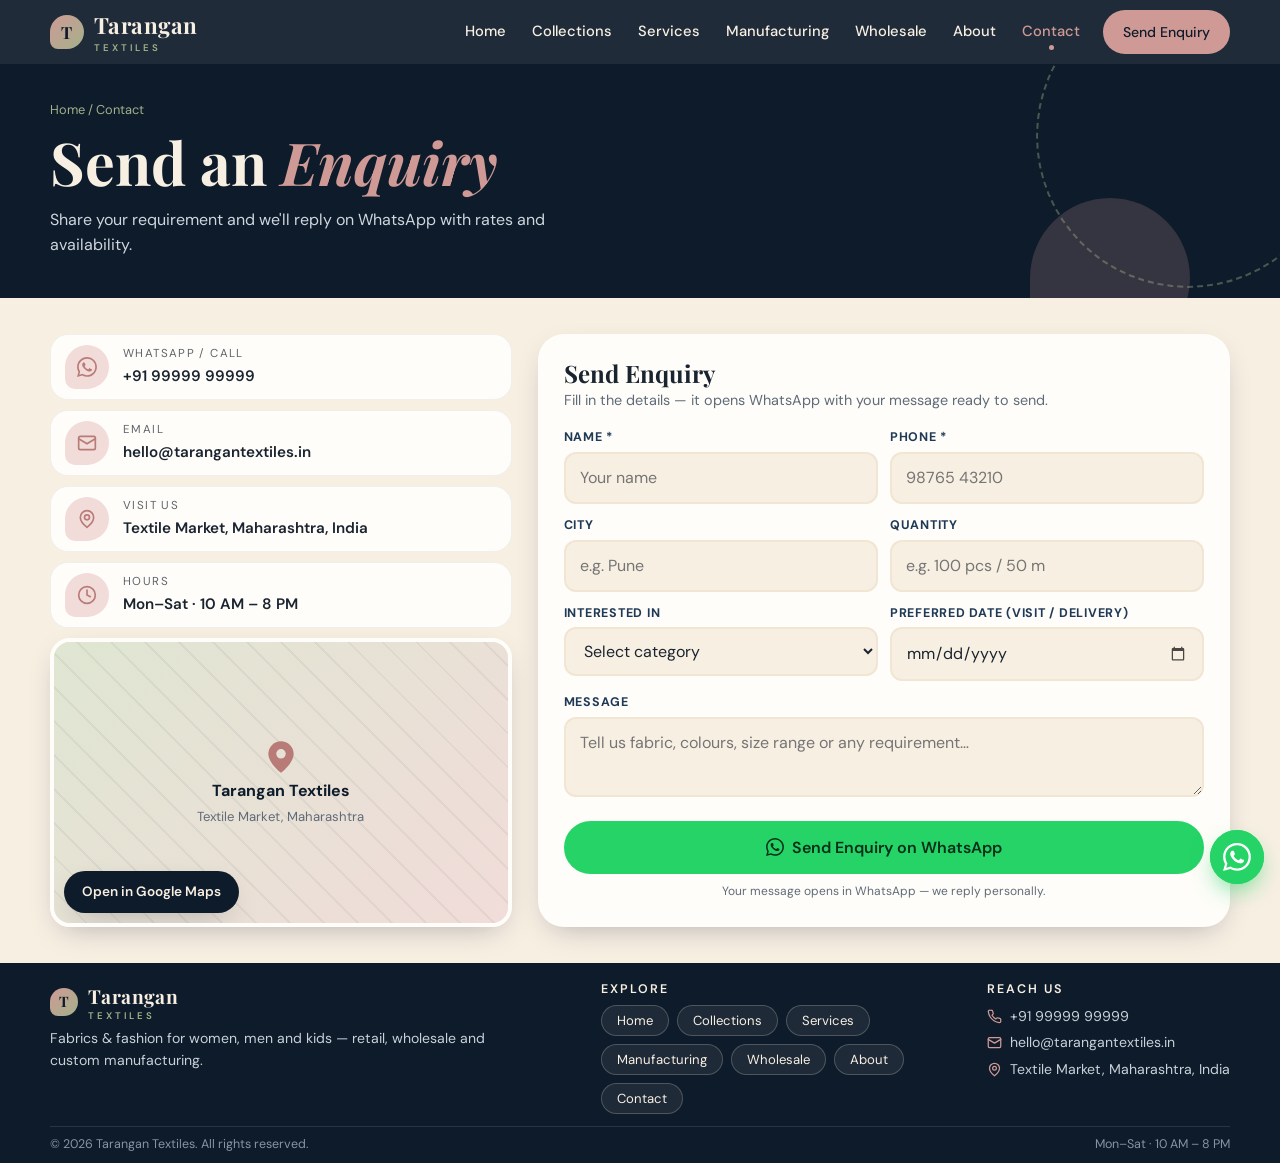
<file: contact.html>
<!doctype html>
<html lang="en"><head>
<meta charset="utf-8"><meta name="viewport" content="width=device-width,initial-scale=1">
<title>Contact & Enquiry — Tarangan Textiles</title><meta name="description" content="Send an enquiry to Tarangan Textiles — it opens directly in WhatsApp.">
<meta name="theme-color" content="#0D1B2A">
<link rel="icon" href="data:image/svg+xml,%3Csvg xmlns='http://www.w3.org/2000/svg' viewBox='0 0 100 100'%3E%3Crect width='100' height='100' rx='30' fill='%230D1B2A'/%3E%3Ctext x='50' y='68' font-size='56' text-anchor='middle' fill='%23CF9A96' font-family='serif'%3ET%3C/text%3E%3C/svg%3E">
<link rel="preconnect" href="https://fonts.googleapis.com"><link rel="preconnect" href="https://fonts.gstatic.com" crossorigin>
<link href="https://fonts.googleapis.com/css2?family=DM+Sans:wght@400;500;600;700&family=Playfair+Display:ital,wght@0,600;0,700;1,600&display=swap" rel="stylesheet">
<link rel="stylesheet" href="css/style.css">
</head><body>
<header class="hdr"><div class="wrap">
<a class="logo" href="index.html" aria-label="Tarangan Textiles home"><i>T</i><span>Tarangan<small>Textiles</small></span></a>
<button class="burger" aria-label="Menu"><span></span></button>
<nav class="nav"><a href="index.html">Home</a><a href="collections.html">Collections</a><a href="services.html">Services</a><a href="manufacturing.html">Manufacturing</a><a href="wholesale.html">Wholesale</a><a href="about.html">About</a><a href="contact.html" class=on>Contact</a><a class="btn btn-rose" href="contact.html">Send Enquiry</a></nav>
</div></header>
<section class="banner"><div class="wrap"><div class="crumb"><a href="index.html">Home</a> / Contact</div><h1 class="rv">Send an <em>Enquiry</em></h1><p class="rv">Share your requirement and we'll reply on WhatsApp with rates and availability.</p></div></section>
<section class="sec tight"><div class="wrap cwrap">
<div class="info"><div class="ic-row rv"><i><svg viewBox="0 0 24 24" fill="currentColor"><path d="M20.5 3.5A11.8 11.8 0 0 0 12 0C5.4 0 .1 5.3.1 11.9c0 2.1.6 4.2 1.6 6L0 24l6.3-1.7a12 12 0 0 0 5.7 1.5c6.6 0 11.9-5.3 11.9-11.9 0-3.2-1.2-6.2-3.4-8.4zM12 21.8c-1.8 0-3.6-.5-5.100-1.400l-.4-.2-3.700 1 1-3.600-.2-.4a9.900 9.900 0 0 1-1.500-5.300c0-5.500 4.400-9.900 9.900-9.900 2.600 0 5.100 1 7 2.900a9.800 9.800 0 0 1 2.900 7c0 5.500-4.500 9.900-9.900 9.900zm5.400-7.400c-.3-.1-1.800-.9-2-1-.3-.1-.5-.1-.7.1l-.9 1.100c-.2.200-.3.200-.6.100-1.700-.8-2.800-1.500-3.900-3.400-.3-.5.300-.5.900-1.600.1-.2 0-.4 0-.5l-.9-2.100c-.2-.6-.5-.5-.7-.5h-.6c-.2 0-.5.1-.8.400-.3.300-1 1-1 2.400s1 2.800 1.200 3c.1.200 2 3.100 4.900 4.300 1.800.8 2.500.9 3.400.7.600-.1 1.800-.7 2-1.400.3-.7.3-1.300.2-1.400-.1-.2-.3-.2-.6-.4z"/></svg></i><div><small>WhatsApp / Call</small><b>+91 99999 99999</b></div></div><div class="ic-row rv"><i><svg viewBox="0 0 24 24" fill="none" stroke="currentColor" stroke-width="2" stroke-linecap="round" stroke-linejoin="round"><rect x="2" y="4" width="20" height="16" rx="2"/><path d="m22 7-10 6L2 7"/></svg></i><div><small>Email</small><b>hello@tarangantextiles.in</b></div></div><div class="ic-row rv"><i><svg viewBox="0 0 24 24" fill="none" stroke="currentColor" stroke-width="2" stroke-linecap="round" stroke-linejoin="round"><path d="M20 10c0 6-8 12-8 12S4 16 4 10a8 8 0 0 1 16 0z"/><circle cx="12" cy="10" r="3"/></svg></i><div><small>Visit us</small><b>Textile Market, Maharashtra, India</b></div></div><div class="ic-row rv"><i><svg viewBox="0 0 24 24" fill="none" stroke="currentColor" stroke-width="2" stroke-linecap="round" stroke-linejoin="round"><circle cx="12" cy="12" r="10"/><path d="M12 6v6l4 2"/></svg></i><div><small>Hours</small><b>Mon–Sat · 10 AM – 8 PM</b></div></div>
<div class="map rv"><div class="mfb"><svg viewBox="0 0 24 24" fill="currentColor"><path d="M12 2a8 8 0 0 0-8 8c0 6 8 12 8 12s8-6 8-12a8 8 0 0 0-8-8zm0 11a3 3 0 1 1 0-6 3 3 0 0 1 0 6z"/></svg><b>Tarangan Textiles</b><span>Textile Market, Maharashtra</span></div><iframe title="Tarangan Textiles location" src="https://www.google.com/maps?q=Textile+Market+Maharashtra+India&amp;output=embed" loading="lazy" referrerpolicy="no-referrer-when-downgrade"></iframe><a class="mbtn btn btn-navy btn-sm" href="https://www.google.com/maps/search/?api=1&amp;query=Textile+Market+Maharashtra+India" target="_blank" rel="noopener">Open in Google Maps</a></div></div>
<form class="form enq rv" novalidate><h3>Send Enquiry</h3><p>Fill in the details — it opens WhatsApp with your message ready to send.</p>
<div class="fg">
<div><label for="n">Name *</label><input id="n" name="name" required placeholder="Your name" autocomplete="name"></div>
<div><label for="p">Phone *</label><input id="p" name="phone" required placeholder="98765 43210" inputmode="tel" autocomplete="tel"></div>
<div><label for="c">City</label><input id="c" name="city" placeholder="e.g. Pune"></div>
<div><label for="q">Quantity</label><input id="q" name="qty" placeholder="e.g. 100 pcs / 50 m"></div>
<div><label for="pr">Interested in</label><select id="pr" name="product"><option value="">Select category</option><option>Women's Ethnic Wear</option><option>Bridal &amp; Designer</option><option>Men's Wear</option><option>Kids' Wear</option><option>Fabrics (by metre / bulk)</option><option>Custom Manufacturing</option><option>Wholesale / Bulk Order</option><option>Other</option></select></div>
<div><label for="dt">Preferred date (visit / delivery)</label><input id="dt" name="date" type="date" data-min-today></div>
<div class="full"><label for="m">Message</label><textarea id="m" name="msg" placeholder="Tell us fabric, colours, size range or any requirement…"></textarea></div>
</div>
<button class="btn btn-wa" type="submit"><svg viewBox="0 0 24 24" fill="currentColor"><path d="M20.5 3.5A11.8 11.8 0 0 0 12 0C5.4 0 .1 5.3.1 11.9c0 2.1.6 4.2 1.6 6L0 24l6.3-1.7a12 12 0 0 0 5.7 1.5c6.6 0 11.9-5.3 11.9-11.9 0-3.2-1.2-6.2-3.4-8.4zM12 21.8c-1.8 0-3.6-.5-5.100-1.400l-.4-.2-3.700 1 1-3.600-.2-.4a9.900 9.900 0 0 1-1.500-5.300c0-5.500 4.400-9.900 9.900-9.900 2.600 0 5.100 1 7 2.900a9.800 9.800 0 0 1 2.900 7c0 5.500-4.500 9.900-9.900 9.900zm5.400-7.400c-.3-.1-1.800-.9-2-1-.3-.1-.5-.1-.7.1l-.9 1.100c-.2.200-.3.200-.6.100-1.700-.8-2.800-1.500-3.900-3.400-.3-.5.300-.5.900-1.600.1-.2 0-.4 0-.5l-.9-2.100c-.2-.6-.5-.5-.7-.5h-.6c-.2 0-.5.1-.8.400-.3.300-1 1-1 2.400s1 2.800 1.200 3c.1.200 2 3.100 4.900 4.300 1.800.8 2.500.9 3.400.7.600-.1 1.800-.7 2-1.400.3-.7.3-1.300.2-1.400-.1-.2-.3-.2-.6-.4z"/></svg>Send Enquiry on WhatsApp</button>
<div class="note">Your message opens in WhatsApp — we reply personally.</div></form>
</div></section>

<footer class="ftr"><div class="wrap">
<div class="row">
<div><a class="logo" href="index.html"><i>T</i><span>Tarangan<small>Textiles</small></span></a><p>Fabrics &amp; fashion for women, men and kids — retail, wholesale and custom manufacturing.</p></div>
<div><h4>Explore</h4><div class="links"><a href="index.html">Home</a><a href="collections.html">Collections</a><a href="services.html">Services</a><a href="manufacturing.html">Manufacturing</a><a href="wholesale.html">Wholesale</a><a href="about.html">About</a><a href="contact.html">Contact</a></div></div>
<div><h4>Reach us</h4><ul class="ct"><li><svg viewBox="0 0 24 24" fill="none" stroke="currentColor" stroke-width="2" stroke-linecap="round" stroke-linejoin="round"><path d="M22 16.9v3a2 2 0 0 1-2.200 2 19.800 19.800 0 0 1-8.600-3.100 19.500 19.500 0 0 1-6-6A19.800 19.800 0 0 1 2.100 4.200 2 2 0 0 1 4.100 2h3a2 2 0 0 1 2 1.700c.1 1 .4 1.900.7 2.800a2 2 0 0 1-.5 2.100L8.100 9.900a16 16 0 0 0 6 6l1.300-1.300a2 2 0 0 1 2.100-.4c.9.3 1.800.6 2.800.7a2 2 0 0 1 1.700 2z"/></svg>+91 99999 99999</li><li><svg viewBox="0 0 24 24" fill="none" stroke="currentColor" stroke-width="2" stroke-linecap="round" stroke-linejoin="round"><rect x="2" y="4" width="20" height="16" rx="2"/><path d="m22 7-10 6L2 7"/></svg>hello@tarangantextiles.in</li><li><svg viewBox="0 0 24 24" fill="none" stroke="currentColor" stroke-width="2" stroke-linecap="round" stroke-linejoin="round"><path d="M20 10c0 6-8 12-8 12S4 16 4 10a8 8 0 0 1 16 0z"/><circle cx="12" cy="10" r="3"/></svg>Textile Market, Maharashtra, India</li></ul></div>
</div>
<div class="bar"><span>© 2026 Tarangan Textiles. All rights reserved.</span><span>Mon–Sat · 10 AM – 8 PM</span></div>
</div></footer>
<a class="fab" href="#" target="_blank" rel="noopener" aria-label="Chat on WhatsApp"><svg viewBox="0 0 24 24" fill="currentColor"><path d="M20.5 3.5A11.8 11.8 0 0 0 12 0C5.4 0 .1 5.3.1 11.9c0 2.1.6 4.2 1.6 6L0 24l6.3-1.7a12 12 0 0 0 5.7 1.5c6.6 0 11.9-5.3 11.9-11.9 0-3.2-1.2-6.2-3.4-8.4zM12 21.8c-1.8 0-3.6-.5-5.100-1.400l-.4-.2-3.700 1 1-3.600-.2-.4a9.900 9.900 0 0 1-1.500-5.300c0-5.500 4.400-9.900 9.900-9.900 2.600 0 5.100 1 7 2.900a9.800 9.800 0 0 1 2.900 7c0 5.500-4.500 9.900-9.900 9.900zm5.400-7.400c-.3-.1-1.800-.9-2-1-.3-.1-.5-.1-.7.1l-.9 1.100c-.2.200-.3.200-.6.100-1.700-.8-2.800-1.500-3.900-3.400-.3-.5.300-.5.900-1.600.1-.2 0-.4 0-.5l-.9-2.100c-.2-.6-.5-.5-.7-.5h-.6c-.2 0-.5.1-.8.400-.3.300-1 1-1 2.400s1 2.800 1.200 3c.1.200 2 3.100 4.900 4.300 1.800.8 2.500.9 3.400.7.600-.1 1.800-.7 2-1.400.3-.7.3-1.300.2-1.400-.1-.2-.3-.2-.6-.4z"/></svg></a>
<div class="toast" role="status"></div>
<script src="js/main.js"></script>
</body></html>
</file>
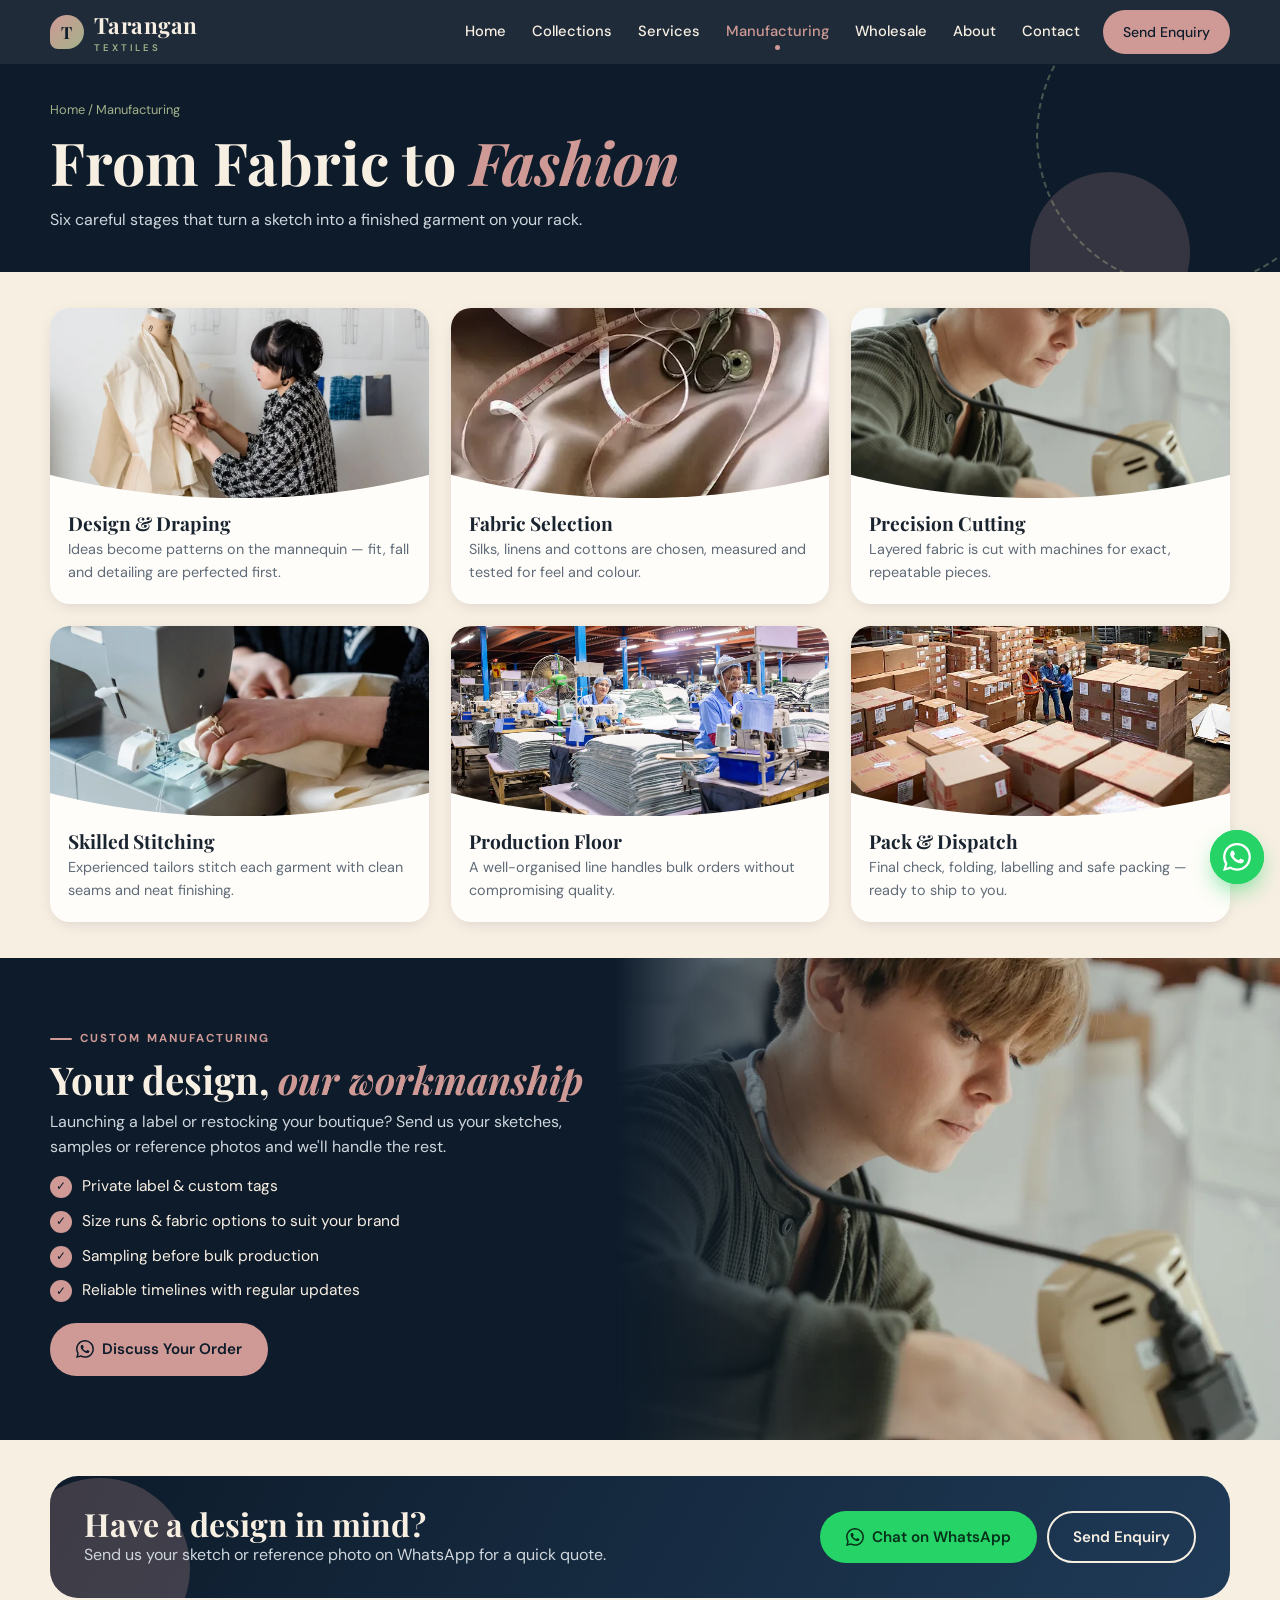
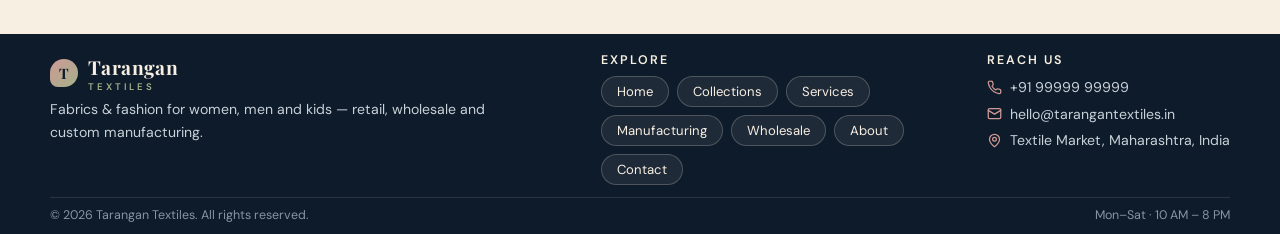
<file: manufacturing.html>
<!doctype html>
<html lang="en"><head>
<meta charset="utf-8"><meta name="viewport" content="width=device-width,initial-scale=1">
<title>Manufacturing — Tarangan Textiles</title><meta name="description" content="See how Tarangan Textiles designs, cuts, stitches and dispatches garments.">
<meta name="theme-color" content="#0D1B2A">
<link rel="icon" href="data:image/svg+xml,%3Csvg xmlns='http://www.w3.org/2000/svg' viewBox='0 0 100 100'%3E%3Crect width='100' height='100' rx='30' fill='%230D1B2A'/%3E%3Ctext x='50' y='68' font-size='56' text-anchor='middle' fill='%23CF9A96' font-family='serif'%3ET%3C/text%3E%3C/svg%3E">
<link rel="preconnect" href="https://fonts.googleapis.com"><link rel="preconnect" href="https://fonts.gstatic.com" crossorigin>
<link href="https://fonts.googleapis.com/css2?family=DM+Sans:wght@400;500;600;700&family=Playfair+Display:ital,wght@0,600;0,700;1,600&display=swap" rel="stylesheet">
<link rel="stylesheet" href="css/style.css">
</head><body>
<header class="hdr"><div class="wrap">
<a class="logo" href="index.html" aria-label="Tarangan Textiles home"><i>T</i><span>Tarangan<small>Textiles</small></span></a>
<button class="burger" aria-label="Menu"><span></span></button>
<nav class="nav"><a href="index.html">Home</a><a href="collections.html">Collections</a><a href="services.html">Services</a><a href="manufacturing.html" class=on>Manufacturing</a><a href="wholesale.html">Wholesale</a><a href="about.html">About</a><a href="contact.html">Contact</a><a class="btn btn-rose" href="contact.html">Send Enquiry</a></nav>
</div></header>
<section class="banner"><div class="wrap"><div class="crumb"><a href="index.html">Home</a> / Manufacturing</div><h1 class="rv">From Fabric to <em>Fashion</em></h1><p class="rv">Six careful stages that turn a sketch into a finished garment on your rack.</p></div></section>
<section class="sec tight"><div class="wrap"><div class="steps"><div class="step rv"><div class="im"><img src="images/designer-draping-mannequin.webp" alt="Design &amp; Draping" loading="lazy"></div><div class="tx"><h3>Design &amp; Draping</h3><p>Ideas become patterns on the mannequin — fit, fall and detailing are perfected first.</p></div></div><div class="step rv"><div class="im"><img src="images/silk-fabric-measuring-tape.webp" alt="Fabric Selection" loading="lazy"></div><div class="tx"><h3>Fabric Selection</h3><p>Silks, linens and cottons are chosen, measured and tested for feel and colour.</p></div></div><div class="step rv"><div class="im"><img src="images/fabric-cutting-machine.webp" alt="Precision Cutting" loading="lazy"></div><div class="tx"><h3>Precision Cutting</h3><p>Layered fabric is cut with machines for exact, repeatable pieces.</p></div></div><div class="step rv"><div class="im"><img src="images/tailor-stitching-sewing-machine.webp" alt="Skilled Stitching" loading="lazy"></div><div class="tx"><h3>Skilled Stitching</h3><p>Experienced tailors stitch each garment with clean seams and neat finishing.</p></div></div><div class="step rv"><div class="im"><img src="images/garment-factory-production-floor.webp" alt="Production Floor" loading="lazy"></div><div class="tx"><h3>Production Floor</h3><p>A well-organised line handles bulk orders without compromising quality.</p></div></div><div class="step rv"><div class="im"><img src="images/warehouse-bulk-dispatch.webp" alt="Pack &amp; Dispatch" loading="lazy"></div><div class="tx"><h3>Pack &amp; Dispatch</h3><p>Final check, folding, labelling and safe packing — ready to ship to you.</p></div></div></div></div></section>

<section class="sec navy halfbg" style="--bg:url(../images/fabric-cutting-machine.webp)"><div class="wrap"><div class="halftx rv"><span class="eyebrow">Custom Manufacturing</span><h2>Your design, <em>our workmanship</em></h2>
<p style="margin-top:8px;color:#cfd6dd">Launching a label or restocking your boutique? Send us your sketches, samples or reference photos and we'll handle the rest.</p>
<ul class="ticks"><li>Private label &amp; custom tags</li><li>Size runs &amp; fabric options to suit your brand</li><li>Sampling before bulk production</li><li>Reliable timelines with regular updates</li></ul>
<a class="btn btn-rose" href="#" data-wa="Hello Tarangan Textiles! I'd like to discuss custom manufacturing."><svg viewBox="0 0 24 24" fill="currentColor"><path d="M20.5 3.5A11.8 11.8 0 0 0 12 0C5.4 0 .1 5.3.1 11.9c0 2.1.6 4.2 1.6 6L0 24l6.3-1.7a12 12 0 0 0 5.7 1.5c6.6 0 11.9-5.3 11.9-11.9 0-3.2-1.2-6.2-3.4-8.4zM12 21.8c-1.8 0-3.6-.5-5.100-1.400l-.4-.2-3.700 1 1-3.600-.2-.4a9.900 9.900 0 0 1-1.500-5.300c0-5.500 4.400-9.900 9.900-9.900 2.600 0 5.100 1 7 2.900a9.800 9.800 0 0 1 2.900 7c0 5.500-4.500 9.900-9.900 9.900zm5.400-7.400c-.3-.1-1.800-.9-2-1-.3-.1-.5-.1-.7.1l-.9 1.100c-.2.200-.3.200-.6.100-1.700-.8-2.800-1.500-3.900-3.400-.3-.5.300-.5.900-1.600.1-.2 0-.4 0-.5l-.9-2.100c-.2-.6-.5-.5-.7-.5h-.6c-.2 0-.5.1-.8.400-.3.300-1 1-1 2.400s1 2.800 1.200 3c.1.200 2 3.100 4.900 4.300 1.800.8 2.500.9 3.400.7.600-.1 1.800-.7 2-1.400.3-.7.3-1.300.2-1.400-.1-.2-.3-.2-.6-.4z"/></svg>Discuss Your Order</a></div></div></section>
<section class="sec tight"><div class="wrap"><div class="cta-band rv"><div><h2>Have a design in mind?</h2><p>Send us your sketch or reference photo on WhatsApp for a quick quote.</p></div><div style="display:flex;gap:10px;flex-wrap:wrap"><a class="btn btn-wa" href="#" data-wa><svg viewBox="0 0 24 24" fill="currentColor"><path d="M20.5 3.5A11.8 11.8 0 0 0 12 0C5.4 0 .1 5.3.1 11.9c0 2.1.6 4.2 1.6 6L0 24l6.3-1.7a12 12 0 0 0 5.7 1.5c6.6 0 11.9-5.3 11.9-11.9 0-3.2-1.2-6.2-3.4-8.4zM12 21.8c-1.8 0-3.6-.5-5.100-1.400l-.4-.2-3.700 1 1-3.600-.2-.4a9.900 9.900 0 0 1-1.500-5.300c0-5.500 4.400-9.900 9.900-9.900 2.600 0 5.100 1 7 2.900a9.800 9.800 0 0 1 2.900 7c0 5.500-4.500 9.900-9.900 9.900zm5.400-7.400c-.3-.1-1.800-.9-2-1-.3-.1-.5-.1-.7.1l-.9 1.100c-.2.200-.3.200-.6.100-1.700-.8-2.800-1.500-3.900-3.400-.3-.5.300-.5.900-1.600.1-.2 0-.4 0-.5l-.9-2.100c-.2-.6-.5-.5-.7-.5h-.6c-.2 0-.5.1-.8.400-.3.300-1 1-1 2.400s1 2.800 1.200 3c.1.200 2 3.100 4.900 4.300 1.800.8 2.500.9 3.400.7.600-.1 1.800-.7 2-1.400.3-.7.3-1.300.2-1.400-.1-.2-.3-.2-.6-.4z"/></svg>Chat on WhatsApp</a><a class="btn btn-ghost" href="contact.html">Send Enquiry</a></div></div></div></section>

<footer class="ftr"><div class="wrap">
<div class="row">
<div><a class="logo" href="index.html"><i>T</i><span>Tarangan<small>Textiles</small></span></a><p>Fabrics &amp; fashion for women, men and kids — retail, wholesale and custom manufacturing.</p></div>
<div><h4>Explore</h4><div class="links"><a href="index.html">Home</a><a href="collections.html">Collections</a><a href="services.html">Services</a><a href="manufacturing.html">Manufacturing</a><a href="wholesale.html">Wholesale</a><a href="about.html">About</a><a href="contact.html">Contact</a></div></div>
<div><h4>Reach us</h4><ul class="ct"><li><svg viewBox="0 0 24 24" fill="none" stroke="currentColor" stroke-width="2" stroke-linecap="round" stroke-linejoin="round"><path d="M22 16.9v3a2 2 0 0 1-2.200 2 19.800 19.800 0 0 1-8.600-3.100 19.500 19.500 0 0 1-6-6A19.800 19.800 0 0 1 2.100 4.200 2 2 0 0 1 4.100 2h3a2 2 0 0 1 2 1.700c.1 1 .4 1.900.7 2.800a2 2 0 0 1-.5 2.100L8.100 9.900a16 16 0 0 0 6 6l1.300-1.300a2 2 0 0 1 2.100-.4c.9.3 1.800.6 2.800.7a2 2 0 0 1 1.700 2z"/></svg>+91 99999 99999</li><li><svg viewBox="0 0 24 24" fill="none" stroke="currentColor" stroke-width="2" stroke-linecap="round" stroke-linejoin="round"><rect x="2" y="4" width="20" height="16" rx="2"/><path d="m22 7-10 6L2 7"/></svg>hello@tarangantextiles.in</li><li><svg viewBox="0 0 24 24" fill="none" stroke="currentColor" stroke-width="2" stroke-linecap="round" stroke-linejoin="round"><path d="M20 10c0 6-8 12-8 12S4 16 4 10a8 8 0 0 1 16 0z"/><circle cx="12" cy="10" r="3"/></svg>Textile Market, Maharashtra, India</li></ul></div>
</div>
<div class="bar"><span>© 2026 Tarangan Textiles. All rights reserved.</span><span>Mon–Sat · 10 AM – 8 PM</span></div>
</div></footer>
<a class="fab" href="#" target="_blank" rel="noopener" aria-label="Chat on WhatsApp"><svg viewBox="0 0 24 24" fill="currentColor"><path d="M20.5 3.5A11.8 11.8 0 0 0 12 0C5.4 0 .1 5.3.1 11.9c0 2.1.6 4.2 1.6 6L0 24l6.3-1.7a12 12 0 0 0 5.7 1.5c6.6 0 11.9-5.3 11.9-11.9 0-3.2-1.2-6.2-3.4-8.4zM12 21.8c-1.8 0-3.6-.5-5.100-1.400l-.4-.2-3.700 1 1-3.600-.2-.4a9.900 9.900 0 0 1-1.500-5.300c0-5.500 4.400-9.900 9.900-9.900 2.600 0 5.100 1 7 2.900a9.800 9.800 0 0 1 2.900 7c0 5.500-4.500 9.900-9.900 9.900zm5.400-7.400c-.3-.1-1.800-.9-2-1-.3-.1-.5-.1-.7.1l-.9 1.100c-.2.200-.3.200-.6.100-1.700-.8-2.800-1.500-3.900-3.400-.3-.5.300-.5.900-1.600.1-.2 0-.4 0-.5l-.9-2.100c-.2-.6-.5-.5-.7-.5h-.6c-.2 0-.5.1-.8.400-.3.300-1 1-1 2.400s1 2.800 1.200 3c.1.200 2 3.100 4.900 4.300 1.800.8 2.500.9 3.400.7.600-.1 1.800-.7 2-1.400.3-.7.3-1.300.2-1.400-.1-.2-.3-.2-.6-.4z"/></svg></a>
<div class="toast" role="status"></div>
<script src="js/main.js"></script>
</body></html>
</file>
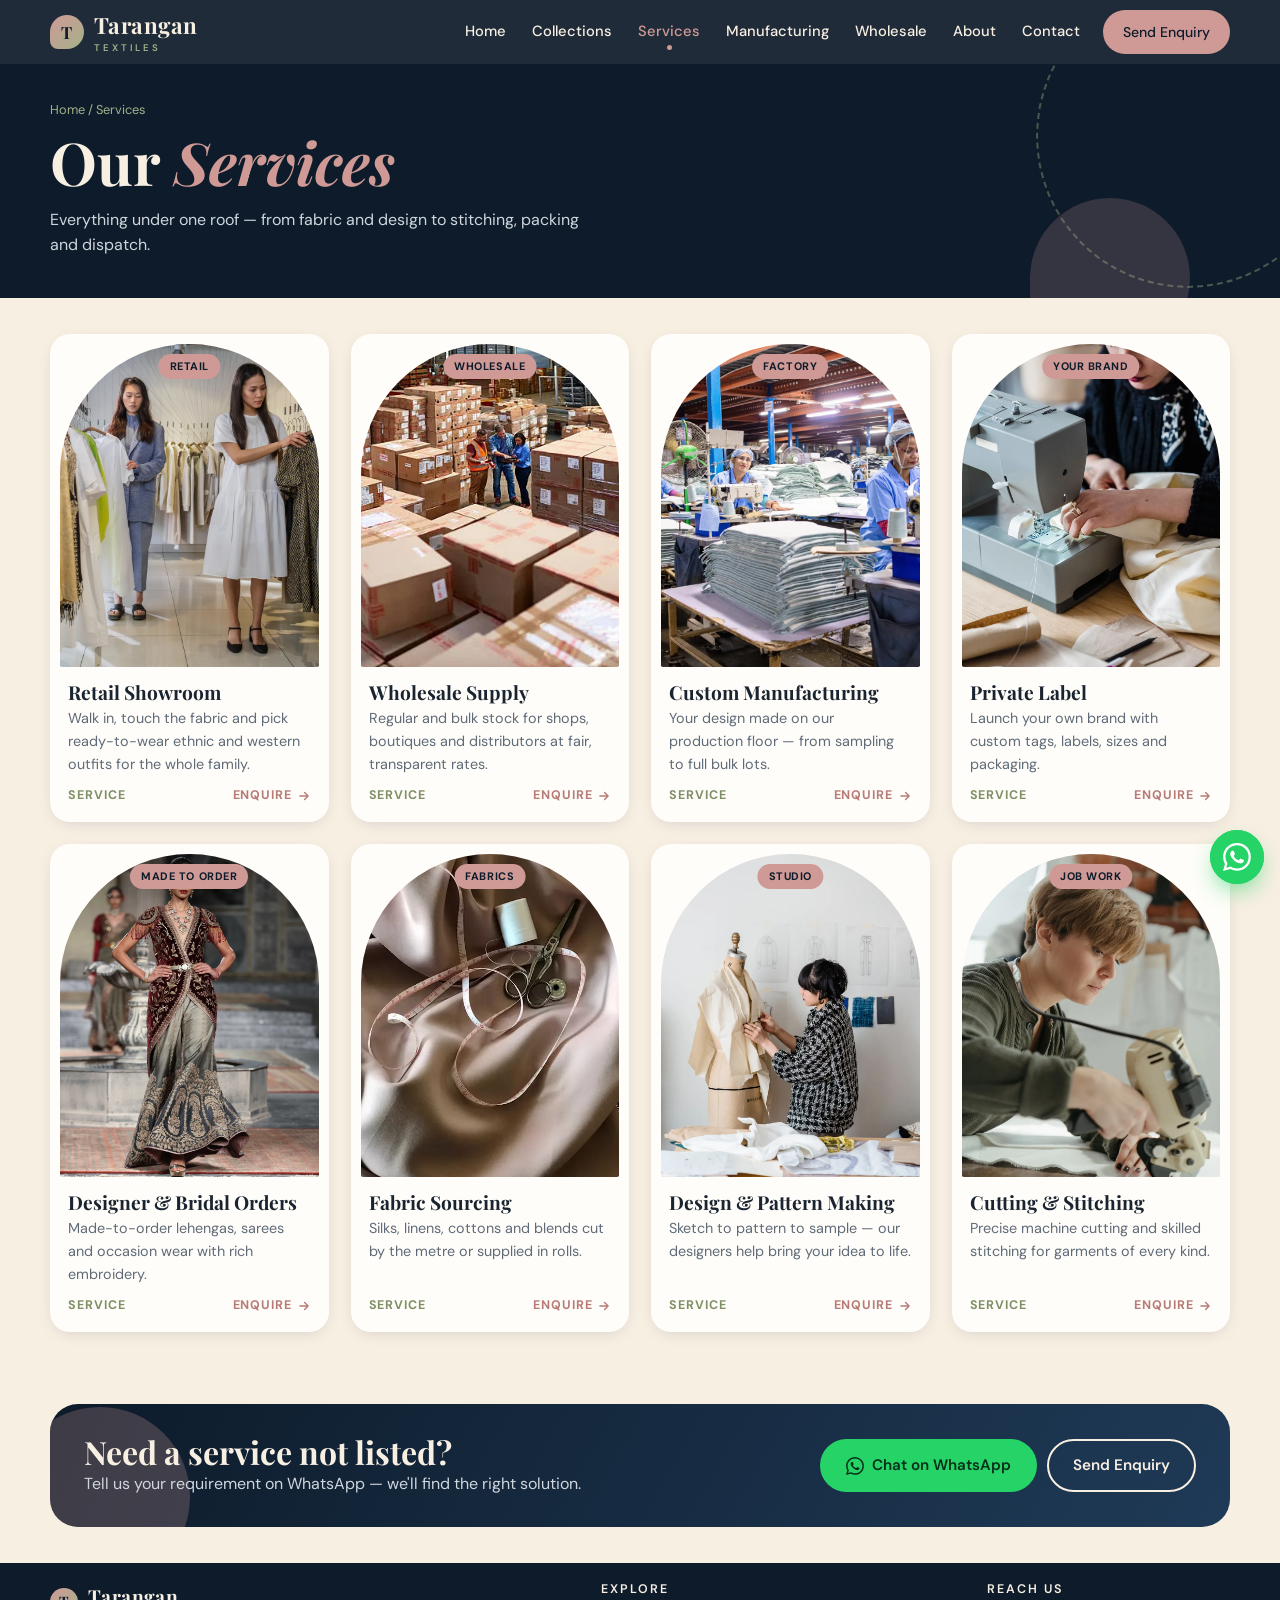
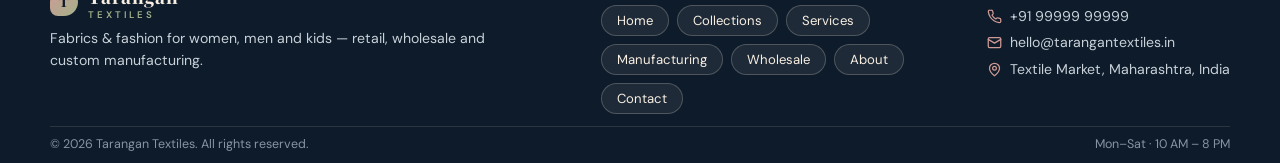
<file: services.html>
<!doctype html>
<html lang="en"><head>
<meta charset="utf-8"><meta name="viewport" content="width=device-width,initial-scale=1">
<title>Services — Tarangan Textiles</title><meta name="description" content="Retail, wholesale, custom manufacturing, private label, bridal orders, fabric sourcing and more.">
<meta name="theme-color" content="#0D1B2A">
<link rel="icon" href="data:image/svg+xml,%3Csvg xmlns='http://www.w3.org/2000/svg' viewBox='0 0 100 100'%3E%3Crect width='100' height='100' rx='30' fill='%230D1B2A'/%3E%3Ctext x='50' y='68' font-size='56' text-anchor='middle' fill='%23CF9A96' font-family='serif'%3ET%3C/text%3E%3C/svg%3E">
<link rel="preconnect" href="https://fonts.googleapis.com"><link rel="preconnect" href="https://fonts.gstatic.com" crossorigin>
<link href="https://fonts.googleapis.com/css2?family=DM+Sans:wght@400;500;600;700&family=Playfair+Display:ital,wght@0,600;0,700;1,600&display=swap" rel="stylesheet">
<link rel="stylesheet" href="css/style.css">
</head><body>
<header class="hdr"><div class="wrap">
<a class="logo" href="index.html" aria-label="Tarangan Textiles home"><i>T</i><span>Tarangan<small>Textiles</small></span></a>
<button class="burger" aria-label="Menu"><span></span></button>
<nav class="nav"><a href="index.html">Home</a><a href="collections.html">Collections</a><a href="services.html" class=on>Services</a><a href="manufacturing.html">Manufacturing</a><a href="wholesale.html">Wholesale</a><a href="about.html">About</a><a href="contact.html">Contact</a><a class="btn btn-rose" href="contact.html">Send Enquiry</a></nav>
</div></header>
<section class="banner"><div class="wrap"><div class="crumb"><a href="index.html">Home</a> / Services</div><h1 class="rv">Our <em>Services</em></h1><p class="rv">Everything under one roof — from fabric and design to stitching, packing and dispatch.</p></div></section>
<section class="sec tight"><div class="wrap"><div class="grid g4"><article class="pc rv"><div class="ph"><img src="images/showroom-ladies-selecting-outfits.webp" alt="Retail Showroom" loading="lazy"><span class="tag">Retail</span></div><div class="tx"><h3>Retail Showroom</h3><p>Walk in, touch the fabric and pick ready-to-wear ethnic and western outfits for the whole family.</p><div class="meta"><span>Service</span><a href="#" data-enq="Service: Retail Showroom">Enquire <svg viewBox="0 0 24 24" fill="none" stroke="currentColor" stroke-width="2.4" stroke-linecap="round" stroke-linejoin="round"><path d="M5 12h14M13 6l6 6-6 6"/></svg></a></div></div></article><article class="pc rv"><div class="ph"><img src="images/warehouse-bulk-dispatch.webp" alt="Wholesale Supply" loading="lazy"><span class="tag">Wholesale</span></div><div class="tx"><h3>Wholesale Supply</h3><p>Regular and bulk stock for shops, boutiques and distributors at fair, transparent rates.</p><div class="meta"><span>Service</span><a href="#" data-enq="Service: Wholesale Supply">Enquire <svg viewBox="0 0 24 24" fill="none" stroke="currentColor" stroke-width="2.4" stroke-linecap="round" stroke-linejoin="round"><path d="M5 12h14M13 6l6 6-6 6"/></svg></a></div></div></article><article class="pc rv"><div class="ph"><img src="images/garment-factory-production-floor.webp" alt="Custom Manufacturing" loading="lazy"><span class="tag">Factory</span></div><div class="tx"><h3>Custom Manufacturing</h3><p>Your design made on our production floor — from sampling to full bulk lots.</p><div class="meta"><span>Service</span><a href="#" data-enq="Service: Custom Manufacturing">Enquire <svg viewBox="0 0 24 24" fill="none" stroke="currentColor" stroke-width="2.4" stroke-linecap="round" stroke-linejoin="round"><path d="M5 12h14M13 6l6 6-6 6"/></svg></a></div></div></article><article class="pc rv"><div class="ph"><img src="images/tailor-stitching-sewing-machine.webp" alt="Private Label" loading="lazy"><span class="tag">Your brand</span></div><div class="tx"><h3>Private Label</h3><p>Launch your own brand with custom tags, labels, sizes and packaging.</p><div class="meta"><span>Service</span><a href="#" data-enq="Service: Private Label">Enquire <svg viewBox="0 0 24 24" fill="none" stroke="currentColor" stroke-width="2.4" stroke-linecap="round" stroke-linejoin="round"><path d="M5 12h14M13 6l6 6-6 6"/></svg></a></div></div></article><article class="pc rv"><div class="ph"><img src="images/designer-bridal-lehenga-runway.webp" alt="Designer &amp; Bridal Orders" loading="lazy"><span class="tag">Made to order</span></div><div class="tx"><h3>Designer &amp; Bridal Orders</h3><p>Made-to-order lehengas, sarees and occasion wear with rich embroidery.</p><div class="meta"><span>Service</span><a href="#" data-enq="Service: Designer &amp; Bridal Orders">Enquire <svg viewBox="0 0 24 24" fill="none" stroke="currentColor" stroke-width="2.4" stroke-linecap="round" stroke-linejoin="round"><path d="M5 12h14M13 6l6 6-6 6"/></svg></a></div></div></article><article class="pc rv"><div class="ph"><img src="images/silk-fabric-measuring-tape.webp" alt="Fabric Sourcing" loading="lazy"><span class="tag">Fabrics</span></div><div class="tx"><h3>Fabric Sourcing</h3><p>Silks, linens, cottons and blends cut by the metre or supplied in rolls.</p><div class="meta"><span>Service</span><a href="#" data-enq="Service: Fabric Sourcing">Enquire <svg viewBox="0 0 24 24" fill="none" stroke="currentColor" stroke-width="2.4" stroke-linecap="round" stroke-linejoin="round"><path d="M5 12h14M13 6l6 6-6 6"/></svg></a></div></div></article><article class="pc rv"><div class="ph"><img src="images/designer-draping-mannequin.webp" alt="Design &amp; Pattern Making" loading="lazy"><span class="tag">Studio</span></div><div class="tx"><h3>Design &amp; Pattern Making</h3><p>Sketch to pattern to sample — our designers help bring your idea to life.</p><div class="meta"><span>Service</span><a href="#" data-enq="Service: Design &amp; Pattern Making">Enquire <svg viewBox="0 0 24 24" fill="none" stroke="currentColor" stroke-width="2.4" stroke-linecap="round" stroke-linejoin="round"><path d="M5 12h14M13 6l6 6-6 6"/></svg></a></div></div></article><article class="pc rv"><div class="ph"><img src="images/fabric-cutting-machine.webp" alt="Cutting &amp; Stitching" loading="lazy"><span class="tag">Job work</span></div><div class="tx"><h3>Cutting &amp; Stitching</h3><p>Precise machine cutting and skilled stitching for garments of every kind.</p><div class="meta"><span>Service</span><a href="#" data-enq="Service: Cutting &amp; Stitching">Enquire <svg viewBox="0 0 24 24" fill="none" stroke="currentColor" stroke-width="2.4" stroke-linecap="round" stroke-linejoin="round"><path d="M5 12h14M13 6l6 6-6 6"/></svg></a></div></div></article></div></div></section>
<section class="sec tight"><div class="wrap"><div class="cta-band rv"><div><h2>Need a service not listed?</h2><p>Tell us your requirement on WhatsApp — we'll find the right solution.</p></div><div style="display:flex;gap:10px;flex-wrap:wrap"><a class="btn btn-wa" href="#" data-wa><svg viewBox="0 0 24 24" fill="currentColor"><path d="M20.5 3.5A11.8 11.8 0 0 0 12 0C5.4 0 .1 5.3.1 11.9c0 2.1.6 4.2 1.6 6L0 24l6.3-1.7a12 12 0 0 0 5.7 1.5c6.6 0 11.9-5.3 11.9-11.9 0-3.2-1.2-6.2-3.4-8.4zM12 21.8c-1.8 0-3.6-.5-5.100-1.400l-.4-.2-3.700 1 1-3.600-.2-.4a9.900 9.900 0 0 1-1.500-5.300c0-5.500 4.400-9.900 9.900-9.900 2.600 0 5.100 1 7 2.900a9.800 9.800 0 0 1 2.900 7c0 5.500-4.500 9.900-9.900 9.900zm5.400-7.400c-.3-.1-1.800-.9-2-1-.3-.1-.5-.1-.7.1l-.9 1.100c-.2.200-.3.200-.6.100-1.700-.8-2.800-1.500-3.900-3.400-.3-.5.300-.5.900-1.600.1-.2 0-.4 0-.5l-.9-2.100c-.2-.6-.5-.5-.7-.5h-.6c-.2 0-.5.1-.8.400-.3.300-1 1-1 2.400s1 2.800 1.200 3c.1.200 2 3.100 4.900 4.300 1.800.8 2.500.9 3.400.7.600-.1 1.800-.7 2-1.400.3-.7.3-1.300.2-1.400-.1-.2-.3-.2-.6-.4z"/></svg>Chat on WhatsApp</a><a class="btn btn-ghost" href="contact.html">Send Enquiry</a></div></div></div></section>

<footer class="ftr"><div class="wrap">
<div class="row">
<div><a class="logo" href="index.html"><i>T</i><span>Tarangan<small>Textiles</small></span></a><p>Fabrics &amp; fashion for women, men and kids — retail, wholesale and custom manufacturing.</p></div>
<div><h4>Explore</h4><div class="links"><a href="index.html">Home</a><a href="collections.html">Collections</a><a href="services.html">Services</a><a href="manufacturing.html">Manufacturing</a><a href="wholesale.html">Wholesale</a><a href="about.html">About</a><a href="contact.html">Contact</a></div></div>
<div><h4>Reach us</h4><ul class="ct"><li><svg viewBox="0 0 24 24" fill="none" stroke="currentColor" stroke-width="2" stroke-linecap="round" stroke-linejoin="round"><path d="M22 16.9v3a2 2 0 0 1-2.200 2 19.800 19.800 0 0 1-8.600-3.100 19.500 19.500 0 0 1-6-6A19.800 19.800 0 0 1 2.100 4.200 2 2 0 0 1 4.100 2h3a2 2 0 0 1 2 1.700c.1 1 .4 1.900.7 2.800a2 2 0 0 1-.5 2.100L8.100 9.900a16 16 0 0 0 6 6l1.300-1.300a2 2 0 0 1 2.100-.4c.9.3 1.800.6 2.800.7a2 2 0 0 1 1.700 2z"/></svg>+91 99999 99999</li><li><svg viewBox="0 0 24 24" fill="none" stroke="currentColor" stroke-width="2" stroke-linecap="round" stroke-linejoin="round"><rect x="2" y="4" width="20" height="16" rx="2"/><path d="m22 7-10 6L2 7"/></svg>hello@tarangantextiles.in</li><li><svg viewBox="0 0 24 24" fill="none" stroke="currentColor" stroke-width="2" stroke-linecap="round" stroke-linejoin="round"><path d="M20 10c0 6-8 12-8 12S4 16 4 10a8 8 0 0 1 16 0z"/><circle cx="12" cy="10" r="3"/></svg>Textile Market, Maharashtra, India</li></ul></div>
</div>
<div class="bar"><span>© 2026 Tarangan Textiles. All rights reserved.</span><span>Mon–Sat · 10 AM – 8 PM</span></div>
</div></footer>
<a class="fab" href="#" target="_blank" rel="noopener" aria-label="Chat on WhatsApp"><svg viewBox="0 0 24 24" fill="currentColor"><path d="M20.5 3.5A11.8 11.8 0 0 0 12 0C5.4 0 .1 5.3.1 11.9c0 2.1.6 4.2 1.6 6L0 24l6.3-1.7a12 12 0 0 0 5.7 1.5c6.6 0 11.9-5.3 11.9-11.9 0-3.2-1.2-6.2-3.4-8.4zM12 21.8c-1.8 0-3.6-.5-5.100-1.400l-.4-.2-3.700 1 1-3.600-.2-.4a9.900 9.900 0 0 1-1.500-5.300c0-5.500 4.400-9.900 9.900-9.900 2.600 0 5.100 1 7 2.900a9.800 9.800 0 0 1 2.900 7c0 5.500-4.500 9.900-9.900 9.900zm5.400-7.400c-.3-.1-1.800-.9-2-1-.3-.1-.5-.1-.7.1l-.9 1.100c-.2.200-.3.200-.6.100-1.700-.8-2.800-1.500-3.900-3.400-.3-.5.300-.5.900-1.600.1-.2 0-.4 0-.5l-.9-2.100c-.2-.6-.5-.5-.7-.5h-.6c-.2 0-.5.1-.8.400-.3.300-1 1-1 2.400s1 2.800 1.200 3c.1.200 2 3.100 4.900 4.300 1.800.8 2.500.9 3.400.7.600-.1 1.800-.7 2-1.400.3-.7.3-1.300.2-1.400-.1-.2-.3-.2-.6-.4z"/></svg></a>
<div class="toast" role="status"></div>
<script src="js/main.js"></script>
</body></html>
</file>
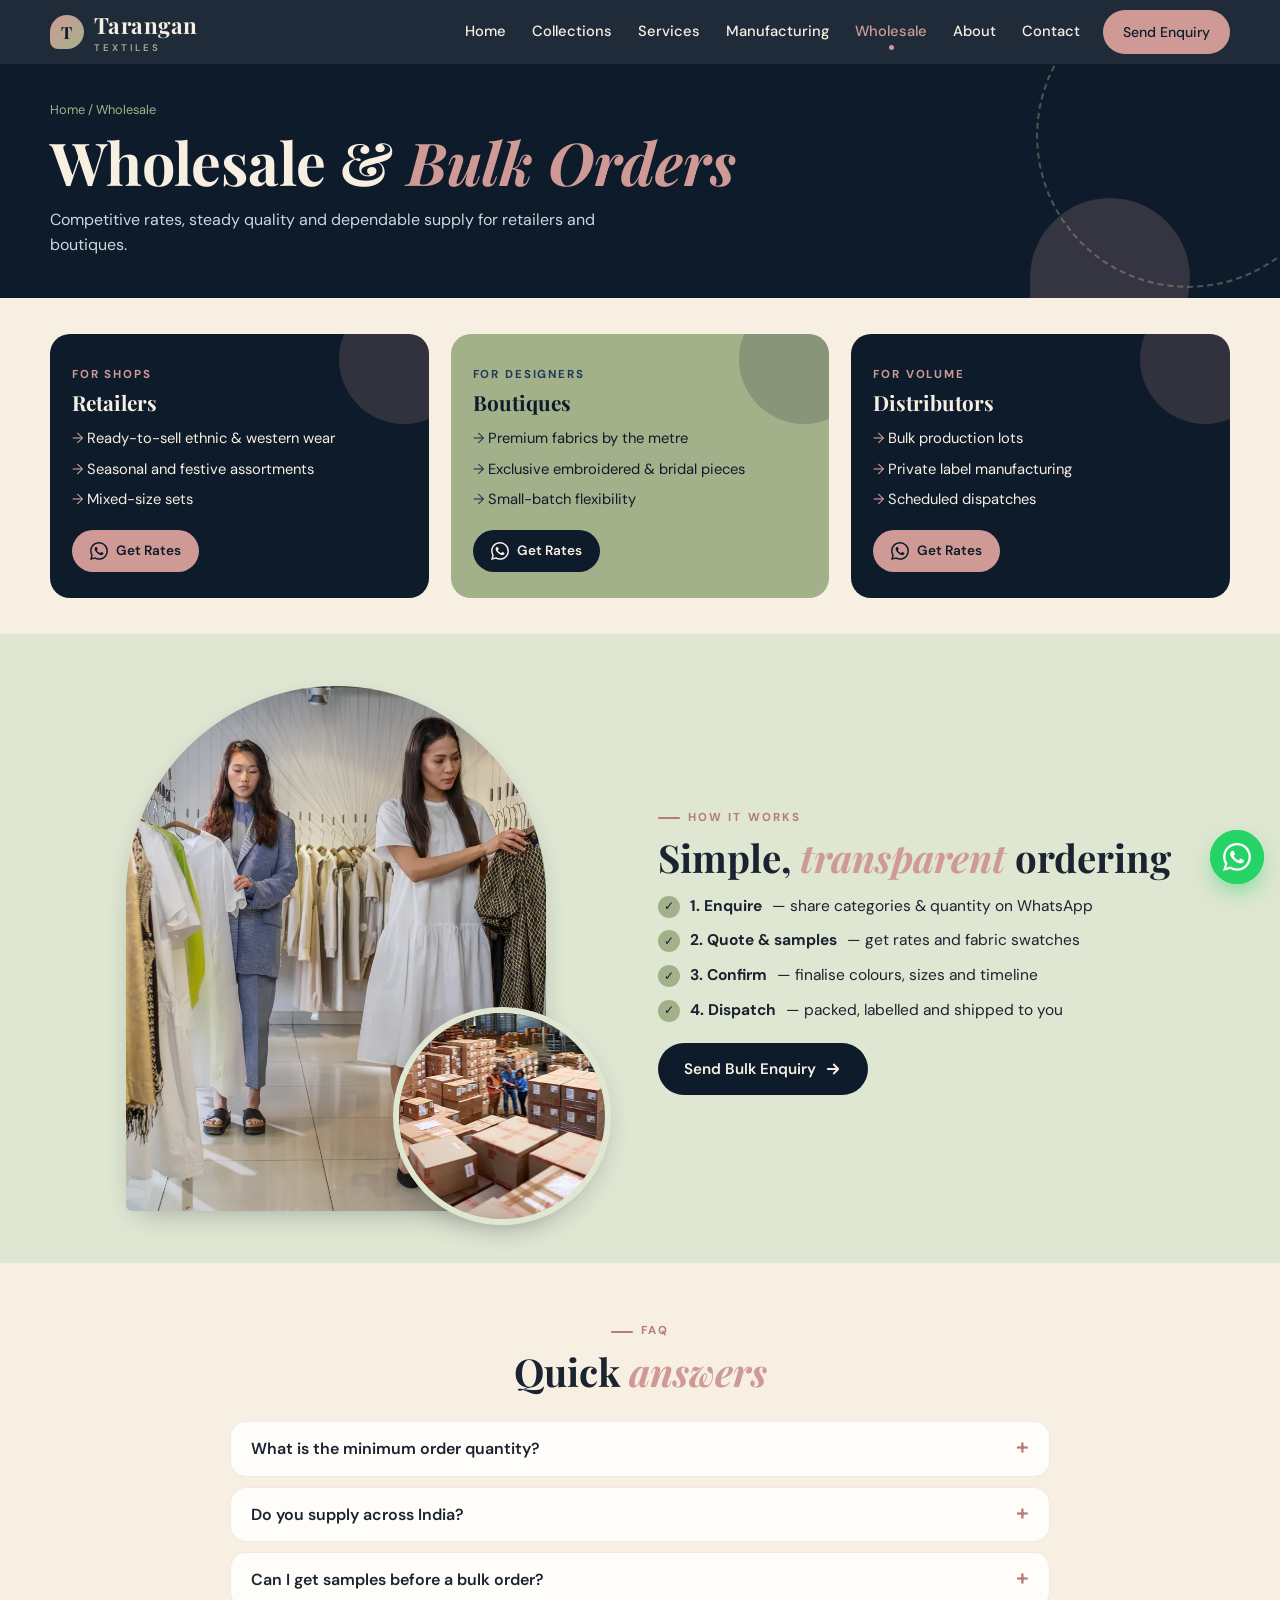
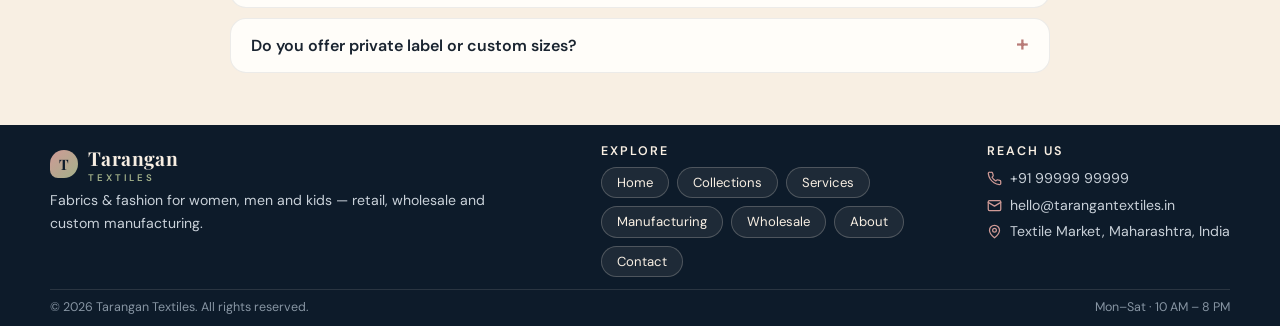
<file: wholesale.html>
<!doctype html>
<html lang="en"><head>
<meta charset="utf-8"><meta name="viewport" content="width=device-width,initial-scale=1">
<title>Wholesale — Tarangan Textiles</title><meta name="description" content="Wholesale and bulk garment & fabric supply for boutiques, retailers and distributors.">
<meta name="theme-color" content="#0D1B2A">
<link rel="icon" href="data:image/svg+xml,%3Csvg xmlns='http://www.w3.org/2000/svg' viewBox='0 0 100 100'%3E%3Crect width='100' height='100' rx='30' fill='%230D1B2A'/%3E%3Ctext x='50' y='68' font-size='56' text-anchor='middle' fill='%23CF9A96' font-family='serif'%3ET%3C/text%3E%3C/svg%3E">
<link rel="preconnect" href="https://fonts.googleapis.com"><link rel="preconnect" href="https://fonts.gstatic.com" crossorigin>
<link href="https://fonts.googleapis.com/css2?family=DM+Sans:wght@400;500;600;700&family=Playfair+Display:ital,wght@0,600;0,700;1,600&display=swap" rel="stylesheet">
<link rel="stylesheet" href="css/style.css">
</head><body>
<header class="hdr"><div class="wrap">
<a class="logo" href="index.html" aria-label="Tarangan Textiles home"><i>T</i><span>Tarangan<small>Textiles</small></span></a>
<button class="burger" aria-label="Menu"><span></span></button>
<nav class="nav"><a href="index.html">Home</a><a href="collections.html">Collections</a><a href="services.html">Services</a><a href="manufacturing.html">Manufacturing</a><a href="wholesale.html" class=on>Wholesale</a><a href="about.html">About</a><a href="contact.html">Contact</a><a class="btn btn-rose" href="contact.html">Send Enquiry</a></nav>
</div></header>
<section class="banner"><div class="wrap"><div class="crumb"><a href="index.html">Home</a> / Wholesale</div><h1 class="rv">Wholesale &amp; <em>Bulk Orders</em></h1><p class="rv">Competitive rates, steady quality and dependable supply for retailers and boutiques.</p></div></section>
<section class="sec tight"><div class="wrap"><div class="grid g3 keep1">
<div class="tier rv"><span class="k">For shops</span><h3>Retailers</h3><ul><li>Ready-to-sell ethnic &amp; western wear</li><li>Seasonal and festive assortments</li><li>Mixed-size sets</li></ul><a class="btn btn-rose btn-sm" href="#" data-enq="Wholesale — Retailer"><svg viewBox="0 0 24 24" fill="currentColor"><path d="M20.5 3.5A11.8 11.8 0 0 0 12 0C5.4 0 .1 5.3.1 11.9c0 2.1.6 4.2 1.6 6L0 24l6.3-1.7a12 12 0 0 0 5.7 1.5c6.6 0 11.9-5.3 11.9-11.9 0-3.2-1.2-6.2-3.4-8.4zM12 21.8c-1.8 0-3.6-.5-5.100-1.400l-.4-.2-3.700 1 1-3.600-.2-.4a9.900 9.900 0 0 1-1.500-5.300c0-5.500 4.400-9.900 9.900-9.900 2.600 0 5.100 1 7 2.900a9.800 9.800 0 0 1 2.900 7c0 5.500-4.500 9.900-9.900 9.900zm5.400-7.400c-.3-.1-1.800-.9-2-1-.3-.1-.5-.1-.7.1l-.9 1.100c-.2.200-.3.200-.6.100-1.700-.8-2.800-1.500-3.900-3.400-.3-.5.300-.5.900-1.600.1-.2 0-.4 0-.5l-.9-2.100c-.2-.6-.5-.5-.7-.5h-.6c-.2 0-.5.1-.8.400-.3.300-1 1-1 2.400s1 2.800 1.200 3c.1.200 2 3.100 4.900 4.300 1.800.8 2.500.9 3.400.7.600-.1 1.800-.7 2-1.400.3-.7.3-1.300.2-1.400-.1-.2-.3-.2-.6-.4z"/></svg>Get Rates</a></div>
<div class="tier alt rv"><span class="k">For designers</span><h3>Boutiques</h3><ul><li>Premium fabrics by the metre</li><li>Exclusive embroidered &amp; bridal pieces</li><li>Small-batch flexibility</li></ul><a class="btn btn-navy btn-sm" href="#" data-enq="Wholesale — Boutique"><svg viewBox="0 0 24 24" fill="currentColor"><path d="M20.5 3.5A11.8 11.8 0 0 0 12 0C5.4 0 .1 5.3.1 11.9c0 2.1.6 4.2 1.6 6L0 24l6.3-1.7a12 12 0 0 0 5.7 1.5c6.6 0 11.9-5.3 11.9-11.9 0-3.2-1.2-6.2-3.4-8.4zM12 21.8c-1.8 0-3.6-.5-5.100-1.400l-.4-.2-3.700 1 1-3.600-.2-.4a9.900 9.900 0 0 1-1.500-5.300c0-5.500 4.400-9.900 9.900-9.900 2.600 0 5.100 1 7 2.900a9.800 9.800 0 0 1 2.900 7c0 5.500-4.500 9.900-9.900 9.900zm5.400-7.400c-.3-.1-1.800-.9-2-1-.3-.1-.5-.1-.7.1l-.9 1.100c-.2.200-.3.200-.6.100-1.700-.8-2.800-1.500-3.900-3.400-.3-.5.300-.5.900-1.600.1-.2 0-.4 0-.5l-.9-2.100c-.2-.6-.5-.5-.7-.5h-.6c-.2 0-.5.1-.8.400-.3.300-1 1-1 2.400s1 2.800 1.200 3c.1.200 2 3.100 4.900 4.300 1.800.8 2.500.9 3.400.7.600-.1 1.800-.7 2-1.400.3-.7.3-1.300.2-1.400-.1-.2-.3-.2-.6-.4z"/></svg>Get Rates</a></div>
<div class="tier rv"><span class="k">For volume</span><h3>Distributors</h3><ul><li>Bulk production lots</li><li>Private label manufacturing</li><li>Scheduled dispatches</li></ul><a class="btn btn-rose btn-sm" href="#" data-enq="Wholesale — Distributor"><svg viewBox="0 0 24 24" fill="currentColor"><path d="M20.5 3.5A11.8 11.8 0 0 0 12 0C5.4 0 .1 5.3.1 11.9c0 2.1.6 4.2 1.6 6L0 24l6.3-1.7a12 12 0 0 0 5.7 1.5c6.6 0 11.9-5.3 11.9-11.9 0-3.2-1.2-6.2-3.4-8.4zM12 21.8c-1.8 0-3.6-.5-5.100-1.400l-.4-.2-3.700 1 1-3.600-.2-.4a9.900 9.900 0 0 1-1.500-5.300c0-5.500 4.400-9.900 9.900-9.900 2.600 0 5.100 1 7 2.900a9.800 9.800 0 0 1 2.900 7c0 5.500-4.500 9.900-9.900 9.900zm5.400-7.400c-.3-.1-1.800-.9-2-1-.3-.1-.5-.1-.7.1l-.9 1.100c-.2.200-.3.200-.6.100-1.700-.8-2.800-1.500-3.900-3.400-.3-.5.300-.5.900-1.600.1-.2 0-.4 0-.5l-.9-2.100c-.2-.6-.5-.5-.7-.5h-.6c-.2 0-.5.1-.8.400-.3.300-1 1-1 2.400s1 2.800 1.200 3c.1.200 2 3.100 4.900 4.300 1.800.8 2.500.9 3.400.7.600-.1 1.800-.7 2-1.400.3-.7.3-1.300.2-1.400-.1-.2-.3-.2-.6-.4z"/></svg>Get Rates</a></div>
</div></div></section>

<section class="sec sage"><div class="wrap split">
<div class="shape rv"><div class="big"><img src="images/showroom-ladies-selecting-outfits.webp" alt="Buyers selecting outfits at showroom" loading="lazy"></div><div class="sm"><img src="images/warehouse-bulk-dispatch.webp" alt="Packed cartons" loading="lazy"></div></div>
<div class="rv"><span class="eyebrow">How it works</span><h2>Simple, <em>transparent</em> ordering</h2>
<ul class="ticks"><li><b>1. Enquire</b> — share categories &amp; quantity on WhatsApp</li><li><b>2. Quote &amp; samples</b> — get rates and fabric swatches</li><li><b>3. Confirm</b> — finalise colours, sizes and timeline</li><li><b>4. Dispatch</b> — packed, labelled and shipped to you</li></ul>
<a class="btn btn-navy" href="contact.html">Send Bulk Enquiry <svg viewBox="0 0 24 24" fill="none" stroke="currentColor" stroke-width="2.4" stroke-linecap="round" stroke-linejoin="round"><path d="M5 12h14M13 6l6 6-6 6"/></svg></a></div>
</div></section>

<section class="sec"><div class="wrap"><div class="head center rv"><span class="eyebrow">FAQ</span><h2>Quick <em>answers</em></h2></div>
<div class="faq"><details class="rv"><summary>What is the minimum order quantity?</summary><p>MOQ depends on the product and fabric. Send us your requirement on WhatsApp and we'll share exact quantities and rates.</p></details><details class="rv"><summary>Do you supply across India?</summary><p>Yes. Orders are packed securely and dispatched through trusted transport partners across India.</p></details><details class="rv"><summary>Can I get samples before a bulk order?</summary><p>Samples can be arranged for most designs so you can check fabric and finish before confirming.</p></details><details class="rv"><summary>Do you offer private label or custom sizes?</summary><p>Yes — we take custom designs, labels and size runs under our manufacturing service.</p></details></div></div></section>

<footer class="ftr"><div class="wrap">
<div class="row">
<div><a class="logo" href="index.html"><i>T</i><span>Tarangan<small>Textiles</small></span></a><p>Fabrics &amp; fashion for women, men and kids — retail, wholesale and custom manufacturing.</p></div>
<div><h4>Explore</h4><div class="links"><a href="index.html">Home</a><a href="collections.html">Collections</a><a href="services.html">Services</a><a href="manufacturing.html">Manufacturing</a><a href="wholesale.html">Wholesale</a><a href="about.html">About</a><a href="contact.html">Contact</a></div></div>
<div><h4>Reach us</h4><ul class="ct"><li><svg viewBox="0 0 24 24" fill="none" stroke="currentColor" stroke-width="2" stroke-linecap="round" stroke-linejoin="round"><path d="M22 16.9v3a2 2 0 0 1-2.200 2 19.800 19.800 0 0 1-8.600-3.100 19.500 19.500 0 0 1-6-6A19.800 19.800 0 0 1 2.100 4.200 2 2 0 0 1 4.100 2h3a2 2 0 0 1 2 1.700c.1 1 .4 1.900.7 2.800a2 2 0 0 1-.5 2.100L8.100 9.900a16 16 0 0 0 6 6l1.300-1.300a2 2 0 0 1 2.100-.4c.9.3 1.800.6 2.800.7a2 2 0 0 1 1.700 2z"/></svg>+91 99999 99999</li><li><svg viewBox="0 0 24 24" fill="none" stroke="currentColor" stroke-width="2" stroke-linecap="round" stroke-linejoin="round"><rect x="2" y="4" width="20" height="16" rx="2"/><path d="m22 7-10 6L2 7"/></svg>hello@tarangantextiles.in</li><li><svg viewBox="0 0 24 24" fill="none" stroke="currentColor" stroke-width="2" stroke-linecap="round" stroke-linejoin="round"><path d="M20 10c0 6-8 12-8 12S4 16 4 10a8 8 0 0 1 16 0z"/><circle cx="12" cy="10" r="3"/></svg>Textile Market, Maharashtra, India</li></ul></div>
</div>
<div class="bar"><span>© 2026 Tarangan Textiles. All rights reserved.</span><span>Mon–Sat · 10 AM – 8 PM</span></div>
</div></footer>
<a class="fab" href="#" target="_blank" rel="noopener" aria-label="Chat on WhatsApp"><svg viewBox="0 0 24 24" fill="currentColor"><path d="M20.5 3.5A11.8 11.8 0 0 0 12 0C5.4 0 .1 5.3.1 11.9c0 2.1.6 4.2 1.6 6L0 24l6.3-1.7a12 12 0 0 0 5.7 1.5c6.6 0 11.9-5.3 11.9-11.9 0-3.2-1.2-6.2-3.4-8.4zM12 21.8c-1.8 0-3.6-.5-5.100-1.400l-.4-.2-3.700 1 1-3.600-.2-.4a9.900 9.900 0 0 1-1.500-5.300c0-5.500 4.400-9.900 9.900-9.900 2.600 0 5.100 1 7 2.900a9.800 9.800 0 0 1 2.900 7c0 5.500-4.500 9.900-9.900 9.900zm5.400-7.400c-.3-.1-1.800-.9-2-1-.3-.1-.5-.1-.7.1l-.9 1.100c-.2.200-.3.200-.6.100-1.700-.8-2.800-1.500-3.900-3.400-.3-.5.300-.5.900-1.600.1-.2 0-.4 0-.5l-.9-2.100c-.2-.6-.5-.5-.7-.5h-.6c-.2 0-.5.1-.8.400-.3.300-1 1-1 2.400s1 2.800 1.200 3c.1.200 2 3.100 4.900 4.300 1.800.8 2.500.9 3.400.7.600-.1 1.800-.7 2-1.400.3-.7.3-1.300.2-1.400-.1-.2-.3-.2-.6-.4z"/></svg></a>
<div class="toast" role="status"></div>
<script src="js/main.js"></script>
</body></html>
</file>
<file: css/style.css>
/* ===== Sutra Textiles — theme: Midnight Navy · Sage Green · Dusty Rose · Soft Cream ===== */
:root{
  --navy:#0D1B2A; --navy-2:#162a40; --navy-3:#1f3a57;
  --sage:#A3B18A; --sage-d:#7f9066; --sage-l:#dfe6d2;
  --rose:#CF9A96; --rose-d:#b87b77; --rose-l:#f1dcd9;
  --cream:#F8EFE3; --cream-2:#f1e5d3; --white:#fffdf9;
  --ink:#1a2430; --muted:#5f6b78;
  --r:20px; --shadow:0 10px 30px -12px rgba(13,27,42,.35);
  --head:'Playfair Display',Georgia,serif; --body:'DM Sans',system-ui,sans-serif;
  --hh:64px;
}
*{box-sizing:border-box;margin:0;padding:0}
html{scroll-behavior:smooth;scroll-padding-top:var(--hh)}
body{font-family:var(--body);color:var(--ink);background:var(--cream);line-height:1.6;font-size:16px;overflow-x:hidden}
img{max-width:100%;display:block}
a{color:inherit;text-decoration:none}
ul{list-style:none}
.wrap{width:min(1180px,100% - 32px);margin-inline:auto}
h1,h2,h3{font-family:var(--head);line-height:1.15;font-weight:700}
h1{font-size:clamp(2.2rem,5vw,3.7rem)}
h2{font-size:clamp(1.6rem,3.2vw,2.4rem)}
h3{font-size:1.2rem}
em{font-style:italic;color:var(--rose)}
.sec{padding:52px 0}
.sec.tight{padding:36px 0}
.sec.navy{background:var(--navy);color:var(--cream)}
.sec.sage{background:var(--sage-l)}
.head{max-width:640px;margin-bottom:28px}
.head.center{margin-inline:auto;text-align:center}
.eyebrow{display:inline-flex;align-items:center;gap:8px;font-size:.72rem;letter-spacing:.18em;text-transform:uppercase;font-weight:700;color:var(--rose-d);margin-bottom:8px}
.eyebrow::before{content:"";width:22px;height:2px;background:currentColor;border-radius:2px}
.navy .eyebrow{color:var(--rose)}
.head p{color:var(--muted);margin-top:8px}
.navy .head p{color:#c9d1d9}

/* ===== Buttons ===== */
.btn{display:inline-flex;align-items:center;gap:8px;padding:12px 24px;border-radius:999px;font-weight:600;font-size:.95rem;border:2px solid transparent;cursor:pointer;transition:.3s;font-family:inherit;position:relative;overflow:hidden}
.btn svg{width:18px;height:18px;flex:none}
.btn-rose{background:var(--rose);color:var(--navy)}
.btn-rose:hover{background:var(--cream);transform:translateY(-3px);box-shadow:0 10px 22px -8px rgba(207,154,150,.7)}
.btn-wa{background:#25D366;color:#06301a}
.btn-wa:hover{transform:translateY(-3px);box-shadow:0 10px 22px -8px rgba(37,211,102,.7)}
.btn-ghost{border-color:currentColor;color:inherit;background:transparent}
.btn-ghost:hover{background:var(--cream);color:var(--navy);border-color:var(--cream)}
.btn-navy{background:var(--navy);color:var(--cream)}
.btn-navy:hover{background:var(--navy-3);transform:translateY(-3px)}
.btn-sm{padding:8px 16px;font-size:.85rem}

/* ===== Header (sticky) ===== */
.hdr{position:sticky;top:0;z-index:50;height:var(--hh);background:rgba(13,27,42,.92);backdrop-filter:blur(12px);-webkit-backdrop-filter:blur(12px);color:var(--cream);transition:box-shadow .3s,height .3s}
.hdr.scrolled{box-shadow:0 8px 24px -10px rgba(0,0,0,.5);--hh:58px;height:58px}
.hdr .wrap{height:100%;display:flex;align-items:center;justify-content:space-between;gap:16px}
.logo{display:flex;align-items:center;gap:10px;font-family:var(--head);font-size:1.4rem;font-weight:700;letter-spacing:.02em}
.logo i{width:34px;height:34px;border-radius:50% 50% 50% 8px;background:linear-gradient(135deg,var(--rose),var(--sage));display:grid;place-items:center;color:var(--navy);font-style:normal;font-size:1.05rem;transition:.4s}
.logo:hover i{transform:rotate(-12deg) scale(1.08)}
.logo small{font-family:var(--body);font-size:.6rem;letter-spacing:.3em;text-transform:uppercase;color:var(--sage);display:block;margin-top:-4px;font-weight:600}
.nav{display:flex;align-items:center;gap:4px}
.nav a{padding:8px 14px;border-radius:999px;font-size:.92rem;font-weight:500;position:relative;transition:.25s}
.nav a:hover{background:rgba(248,239,227,.1)}
.nav a.on{color:var(--rose)}
.nav a.on::after{content:"";position:absolute;left:50%;bottom:2px;width:5px;height:5px;margin-left:-2.5px;border-radius:50%;background:var(--rose)}
.nav .btn{margin-left:8px;padding:9px 18px;font-size:.88rem}
.burger{display:none;width:42px;height:42px;border-radius:12px;background:rgba(248,239,227,.1);border:0;cursor:pointer;position:relative;color:var(--cream)}
.burger span,.burger span::before,.burger span::after{position:absolute;left:11px;width:20px;height:2px;background:currentColor;border-radius:2px;transition:.3s;content:""}
.burger span{top:20px}.burger span::before{left:0;top:-6px}.burger span::after{left:0;top:6px}
.burger.open span{background:transparent}.burger.open span::before{top:0;transform:rotate(45deg)}.burger.open span::after{top:0;transform:rotate(-45deg)}

/* ===== Hero ===== */
.hero{background:var(--navy);color:var(--cream);position:relative;overflow:hidden;padding:36px 0 48px}
.hero::before,.hero::after{content:"";position:absolute;border-radius:50%;filter:blur(70px);opacity:.35;animation:drift 12s ease-in-out infinite alternate}
.hero::before{width:360px;height:360px;background:var(--sage);top:-120px;left:-100px}
.hero::after{width:320px;height:320px;background:var(--rose);bottom:-120px;right:20%;animation-delay:-5s}
@keyframes drift{to{transform:translate(50px,30px) scale(1.15)}}
.hero .wrap{display:grid;grid-template-columns:1.05fr .95fr;gap:32px;align-items:center;position:relative;z-index:1}
.hero p.lead{color:#cfd6dd;font-size:1.08rem;margin:14px 0 22px;max-width:520px}
.hero .cta{display:flex;flex-wrap:wrap;gap:12px}
.chips{display:flex;flex-wrap:wrap;gap:8px;margin-top:22px}
.chips span{padding:6px 14px;border:1px solid rgba(248,239,227,.25);border-radius:999px;font-size:.8rem;color:var(--sage);display:flex;align-items:center;gap:6px}
.chips span::before{content:"✦";color:var(--rose);font-size:.7rem}
.art{position:relative;height:460px;max-width:470px;margin-left:auto;width:100%}
.art .a{position:absolute;overflow:hidden;box-shadow:var(--shadow);background:var(--navy-2)}
.art .a img{width:100%;height:100%;object-fit:cover;transition:transform .8s}
.art .a:hover img{transform:scale(1.07)}
.art .a1{right:0;top:0;width:68%;height:100%;border-radius:999px 999px 24px 24px;animation:floaty 7s ease-in-out infinite}
.art .a2{left:0;bottom:26px;width:42%;height:48%;border-radius:999px 999px 20px 20px;border:5px solid var(--navy);animation:floaty 6s ease-in-out -2s infinite}
.art .a3{left:6%;top:6%;width:34%;aspect-ratio:1;border-radius:50% 50% 50% 8px;border:5px solid var(--navy);animation:floaty 8s ease-in-out -4s infinite}
@keyframes floaty{50%{transform:translateY(-12px)}}
.spin{position:absolute;right:-6px;bottom:6px;width:104px;height:104px;border-radius:50%;background:var(--rose);display:grid;place-items:center;color:var(--navy);z-index:3;box-shadow:var(--shadow)}
.spin svg.t{position:absolute;inset:0;animation:rot 16s linear infinite}
.spin svg.t text{font-size:10.5px;font-weight:700;letter-spacing:2.4px;fill:var(--navy);text-transform:uppercase}
.spin b{font-family:var(--head);font-size:1.5rem}
@keyframes rot{to{transform:rotate(360deg)}}

/* ===== Page banner (inner pages) ===== */
.banner{background:var(--navy);color:var(--cream);position:relative;overflow:hidden;padding:36px 0 40px}
.banner::before{content:"";position:absolute;right:-60px;top:-80px;width:300px;height:300px;border-radius:50%;border:2px dashed rgba(163,177,138,.4);animation:rot 40s linear infinite}
.banner::after{content:"";position:absolute;right:90px;bottom:-60px;width:160px;height:160px;border-radius:50% 50% 50% 12px;background:var(--rose);opacity:.2;animation:floaty 7s ease-in-out infinite}
.banner .wrap{position:relative;z-index:1}
.crumb{font-size:.8rem;color:var(--sage);margin-bottom:8px}
.crumb a:hover{color:var(--rose)}
.banner p{color:#cfd6dd;max-width:560px;margin-top:10px}

/* ===== Marquee ===== */
.marq{background:var(--sage);color:var(--navy);overflow:hidden;white-space:nowrap;padding:12px 0;font-family:var(--head);font-size:1.15rem;font-weight:600}
.marq div{display:inline-flex;gap:34px;animation:marq 28s linear infinite;padding-right:34px}
.marq span::after{content:"✦";margin-left:34px;color:var(--navy-3);font-size:.8rem}
.marq:hover div{animation-play-state:paused}
@keyframes marq{to{transform:translateX(-50%)}}

/* ===== Cards: collection (arch) ===== */
.grid{display:grid;gap:22px}
.g3{grid-template-columns:repeat(3,1fr)}
.g4{grid-template-columns:repeat(4,1fr)}
.g2{grid-template-columns:repeat(2,1fr)}
.pc{position:relative;background:var(--white);border-radius:var(--r);padding:10px 10px 16px;box-shadow:0 4px 18px -8px rgba(13,27,42,.25);transition:transform .45s cubic-bezier(.2,.8,.2,1),box-shadow .45s;transform-style:preserve-3d;display:flex;flex-direction:column}
.pc::before{content:"";position:absolute;inset:-2px;border-radius:calc(var(--r) + 2px);background:conic-gradient(from var(--ang,0deg),var(--rose),var(--sage),var(--navy-3),var(--rose));z-index:-1;opacity:0;transition:opacity .4s}
.pc:hover{transform:translateY(-10px);box-shadow:0 24px 40px -18px rgba(13,27,42,.5)}
.pc:hover::before{opacity:1;animation:ang 3s linear infinite}
@property --ang{syntax:'<angle>';inherits:false;initial-value:0deg}
@keyframes ang{to{--ang:360deg}}
.pc .ph{position:relative;aspect-ratio:4/5;overflow:hidden;border-radius:999px 999px 14px 14px;background:var(--cream-2)}
.pc .ph img{width:100%;height:100%;object-fit:cover;transition:transform .9s cubic-bezier(.2,.8,.2,1)}
.pc:hover .ph img{transform:scale(1.12) rotate(1.2deg)}
.pc .ph::after{content:"";position:absolute;inset:0;background:linear-gradient(to top,rgba(13,27,42,.75),transparent 55%);opacity:0;transition:.4s}
.pc:hover .ph::after{opacity:1}
.pc .tag{position:absolute;top:10px;left:50%;transform:translateX(-50%);white-space:nowrap;z-index:2;background:var(--rose);color:var(--navy);font-size:.68rem;font-weight:700;padding:4px 11px;border-radius:999px;letter-spacing:.05em;text-transform:uppercase}
.pc .go{position:absolute;left:50%;bottom:14px;z-index:2;transform:translate(-50%,24px);opacity:0;transition:.4s}
.pc:hover .go{transform:translate(-50%,0);opacity:1}
.pc .tx{padding:14px 8px 0;flex:1;display:flex;flex-direction:column}
.pc h3{margin-bottom:4px}
.pc p{font-size:.9rem;color:var(--muted);flex:1}
.pc .meta{display:flex;justify-content:space-between;align-items:center;margin-top:10px;font-size:.78rem;font-weight:700;color:var(--sage-d);text-transform:uppercase;letter-spacing:.08em}
.pc .meta a{color:var(--rose-d);display:flex;align-items:center;gap:4px;transition:.3s}
.pc .meta a:hover{gap:9px}
.pc .meta svg{width:14px;height:14px}
.pc.hide{display:none}
.pc.pop{animation:pop .5s both}
@keyframes pop{from{opacity:0;transform:scale(.92)}}

/* filter */
.filters{display:flex;flex-wrap:wrap;gap:8px;margin-bottom:24px}
.filters button{padding:9px 20px;border-radius:999px;border:2px solid var(--navy);background:transparent;color:var(--navy);font:600 .9rem var(--body);cursor:pointer;transition:.3s}
.filters button:hover{background:var(--rose-l)}
.filters button.on{background:var(--navy);color:var(--cream)}

/* ===== Feature cards ===== */
.fc{color:var(--ink);background:var(--white);border-radius:var(--r);padding:22px;position:relative;overflow:hidden;transition:.4s;border:1px solid rgba(13,27,42,.06);z-index:0}
.fc::before{content:"";position:absolute;inset:0;background:linear-gradient(135deg,var(--navy),var(--navy-3));transform:translateY(101%);transition:transform .5s cubic-bezier(.2,.8,.2,1);z-index:-1}
.fc:hover::before{transform:none}
.fc:hover{color:var(--cream);transform:translateY(-6px);box-shadow:var(--shadow)}
.fc:hover p{color:#cfd6dd}
.fc .ic{width:50px;height:50px;border-radius:50% 50% 50% 10px;background:var(--rose-l);color:var(--rose-d);display:grid;place-items:center;margin-bottom:12px;transition:.5s}
.fc:hover .ic{background:var(--rose);color:var(--navy);transform:rotate(360deg)}
.fc .ic svg{width:24px;height:24px}
.fc h3{margin-bottom:4px;font-size:1.1rem}
.fc p{font-size:.9rem;color:var(--muted);transition:.4s}

/* ===== Split blocks ===== */
.split{display:grid;grid-template-columns:1fr 1fr;gap:36px;align-items:center}
.split.rev>:first-child{order:2}
.shape{position:relative}
.shape .big{border-radius:999px 999px 28px 28px;overflow:hidden;aspect-ratio:4/5;max-width:420px;margin-inline:auto;box-shadow:var(--shadow)}
.shape .big img{width:100%;height:100%;object-fit:cover}
.shape .sm{position:absolute;width:38%;aspect-ratio:1;border-radius:50%;overflow:hidden;border:6px solid var(--cream);right:2%;bottom:-14px;box-shadow:var(--shadow);animation:floaty 6s ease-in-out infinite}
.sec.navy .shape .sm{border-color:var(--navy)}.sec.sage .shape .sm{border-color:var(--sage-l)}
.shape .sm img{width:100%;height:100%;object-fit:cover}
.ticks{display:grid;gap:10px;margin:14px 0 20px}
.ticks li{display:flex;gap:10px;align-items:flex-start;font-size:.97rem}
.ticks li::before{content:"✓";flex:none;width:22px;height:22px;border-radius:50%;background:var(--sage);color:var(--navy);font-size:.75rem;font-weight:700;display:grid;place-items:center;margin-top:2px}
.navy .ticks li::before{background:var(--rose)}

/* ===== Stats ===== */
.stats{display:grid;grid-template-columns:repeat(4,1fr);gap:14px}
.stat{text-align:center;padding:18px 10px;border-radius:var(--r);background:rgba(248,239,227,.06);border:1px solid rgba(248,239,227,.14);transition:.4s}
.stat:hover{background:var(--rose);color:var(--navy);transform:translateY(-5px)}
.stat b{display:block;font:700 2.2rem var(--head);color:var(--rose);transition:.3s}
.stat:hover b{color:var(--navy)}
.stat span{font-size:.85rem;color:#c9d1d9}.stat:hover span{color:var(--navy)}

/* ===== Process (manufacturing) ===== */
.steps{display:grid;grid-template-columns:repeat(3,1fr);gap:22px;counter-reset:s}
.step{position:relative;background:var(--white);border-radius:var(--r);overflow:hidden;box-shadow:0 4px 18px -8px rgba(13,27,42,.25);transition:.45s;counter-increment:s}
.step:hover{transform:translateY(-8px) rotate(-.6deg);box-shadow:0 22px 36px -16px rgba(13,27,42,.5)}
.step .im{height:190px;overflow:hidden;position:relative;clip-path:ellipse(100% 92% at 50% 8%)}
.step .im img{width:100%;height:100%;object-fit:cover;transition:transform .8s}
.step:hover .im img{transform:scale(1.1)}
.step .no{position:absolute;right:14px;top:150px;width:46px;height:46px;border-radius:50%;background:var(--navy);color:var(--rose);display:grid;place-items:center;font:700 1.1rem var(--head);border:3px solid var(--white);z-index:2}
.step .no::before{content:"0" counter(s)}
.step .tx{padding:14px 18px 20px}
.step h3{margin-bottom:4px}
.step p{font-size:.9rem;color:var(--muted)}

/* ===== Tier cards (flip-ish) ===== */
.tier{background:var(--navy);color:var(--cream);border-radius:var(--r);padding:26px 22px;position:relative;overflow:hidden;transition:.45s}
.tier::after{content:"";position:absolute;right:-40px;top:-40px;width:130px;height:130px;border-radius:50%;background:var(--rose);opacity:.18;transition:.6s}
.tier:hover::after{transform:scale(3.4);opacity:.14}
.tier:hover{transform:translateY(-8px);box-shadow:0 24px 40px -18px rgba(13,27,42,.6)}
.tier.alt{background:var(--sage);color:var(--navy)}
.tier.alt::after{background:var(--navy)}
.tier h3{font-size:1.3rem;margin:6px 0 8px}
.tier .k{font-size:.72rem;letter-spacing:.16em;text-transform:uppercase;font-weight:700;color:var(--rose)}
.tier.alt .k{color:var(--navy-3)}
.tier ul{margin:12px 0 18px;display:grid;gap:7px;font-size:.92rem;position:relative;z-index:1}
.tier li::before{content:"→ ";color:var(--rose)}.tier.alt li::before{color:var(--navy-3)}
.tier .btn{position:relative;z-index:1}

/* FAQ */
.faq{display:grid;gap:10px;max-width:820px;margin-inline:auto}
.faq details{background:var(--white);border-radius:16px;padding:0 20px;border:1px solid rgba(13,27,42,.08);transition:.3s}
.faq details[open]{box-shadow:var(--shadow);border-color:var(--rose)}
.faq summary{cursor:pointer;padding:14px 0;font-weight:600;list-style:none;display:flex;justify-content:space-between;gap:12px}
.faq summary::-webkit-details-marker{display:none}
.faq summary::after{content:"+";font-size:1.4rem;line-height:1;color:var(--rose-d);transition:.3s}
.faq details[open] summary::after{transform:rotate(45deg)}
.faq p{padding-bottom:14px;color:var(--muted);font-size:.93rem}

/* Photo strip */
.strip{display:grid;grid-template-columns:1.2fr 1fr 1fr 1.2fr;gap:14px;height:240px}
.strip div{overflow:hidden;position:relative;border-radius:var(--r);transition:flex .4s}
.strip div:nth-child(odd){border-radius:999px 999px var(--r) var(--r)}
.strip img{width:100%;height:100%;object-fit:cover;transition:transform .8s}
.strip div:hover img{transform:scale(1.1)}
.strip span{position:absolute;left:0;right:0;bottom:0;padding:22px 12px 10px;background:linear-gradient(transparent,rgba(13,27,42,.85));color:var(--cream);font-size:.85rem;font-weight:600;text-align:center;opacity:0;transform:translateY(10px);transition:.4s}
.strip div:hover span{opacity:1;transform:none}

/* CTA band */
.cta-band{background:linear-gradient(120deg,var(--navy),var(--navy-3));color:var(--cream);border-radius:28px;padding:30px 34px;display:flex;align-items:center;justify-content:space-between;gap:20px;flex-wrap:wrap;position:relative;overflow:hidden}
.cta-band::before{content:"";position:absolute;left:-40px;bottom:-60px;width:180px;height:180px;border-radius:50%;background:var(--rose);opacity:.25;animation:floaty 7s ease-in-out infinite}
.cta-band>*{position:relative}
.cta-band h2{font-size:clamp(1.4rem,3vw,2rem)}
.cta-band p{color:#cfd6dd}

/* ===== Contact / form ===== */
.cwrap{display:grid;grid-template-columns:.8fr 1.2fr;gap:26px;align-items:start}
.info{display:grid;gap:12px}
.ic-row{display:flex;gap:14px;align-items:center;background:var(--white);padding:14px 16px;border-radius:18px;transition:.35s;border:1px solid rgba(13,27,42,.06)}
.ic-row:hover{transform:translateX(8px);background:var(--navy);color:var(--cream)}
.ic-row i{flex:none;width:44px;height:44px;border-radius:50% 50% 50% 10px;background:var(--rose-l);color:var(--rose-d);display:grid;place-items:center;transition:.35s}
.ic-row:hover i{background:var(--rose);color:var(--navy)}
.ic-row svg{width:20px;height:20px}
.ic-row small{display:block;font-size:.72rem;text-transform:uppercase;letter-spacing:.12em;opacity:.7}
.ic-row b{font-weight:600;font-size:.95rem}
.form{background:var(--white);border-radius:26px;padding:26px;box-shadow:var(--shadow);position:relative}
.form h3{font-size:1.5rem;margin-bottom:2px}
.form>p{color:var(--muted);font-size:.9rem;margin-bottom:16px}
.fg{display:grid;grid-template-columns:1fr 1fr;gap:12px}
.fg .full{grid-column:1/-1}
.form label{display:block;font-size:.78rem;font-weight:700;letter-spacing:.06em;text-transform:uppercase;color:var(--navy-3);margin-bottom:4px}
.form input,.form select,.form textarea{width:100%;padding:11px 14px;border-radius:12px;border:2px solid var(--cream-2);background:var(--cream);font:inherit;color:var(--ink);transition:.25s}
.form input:focus,.form select:focus,.form textarea:focus{outline:0;border-color:var(--rose);background:#fff;box-shadow:0 0 0 4px rgba(207,154,150,.2)}
.form textarea{resize:vertical;min-height:80px}
.form .btn{width:100%;justify-content:center;margin-top:14px;padding:14px;font-size:1rem}
.form .note{font-size:.75rem;color:var(--muted);text-align:center;margin-top:8px}
.err{border-color:#d9534f!important}

/* ===== Footer (compact) ===== */
.ftr{background:var(--navy);color:#c9d1d9;padding:26px 0 0;font-size:.88rem}
.ftr .row{display:grid;grid-template-columns:1.3fr 1fr 1.2fr;gap:24px;align-items:start}
.ftr .logo{color:var(--cream);font-size:1.2rem;margin-bottom:6px}
.ftr .logo i{width:28px;height:28px;font-size:.9rem}
.ftr h4{color:var(--cream);font:600 .78rem var(--body);letter-spacing:.16em;text-transform:uppercase;margin-bottom:8px}
.ftr .links{display:grid;grid-template-columns:1fr 1fr;gap:4px 12px}
.ftr a{transition:.25s}.ftr a:hover{color:var(--rose);padding-left:3px}
.ftr .ct li{display:flex;gap:8px;align-items:center;margin-bottom:4px}
.ftr .ct svg{width:15px;height:15px;color:var(--rose);flex:none}
.ftr .bar{border-top:1px solid rgba(248,239,227,.12);margin-top:18px;padding:10px 0;display:flex;justify-content:space-between;gap:10px;flex-wrap:wrap;font-size:.78rem;color:#8795a3}

/* floating WhatsApp */
.fab{position:fixed;right:16px;bottom:16px;z-index:60;width:54px;height:54px;border-radius:50%;background:#25D366;color:#fff;display:grid;place-items:center;box-shadow:0 10px 24px -6px rgba(37,211,102,.7);transition:.3s}
.fab::before{content:"";position:absolute;inset:0;border-radius:50%;background:#25D366;animation:ping 2.2s ease-out infinite;z-index:-1}
.fab:hover{transform:scale(1.1) rotate(-8deg)}
.fab svg{width:28px;height:28px}
@keyframes ping{to{transform:scale(1.7);opacity:0}}

/* scroll reveal */
.rv{opacity:0;transform:translateY(28px);transition:opacity .8s ease,transform .8s cubic-bezier(.2,.8,.2,1);transition-delay:var(--d,0s)}
.rv.in{opacity:1;transform:none}
.toast{position:fixed;left:50%;bottom:24px;transform:translate(-50%,40px);background:var(--navy);color:var(--cream);padding:10px 20px;border-radius:999px;opacity:0;pointer-events:none;transition:.4s;z-index:90;font-size:.9rem}
.toast.show{opacity:1;transform:translate(-50%,0)}

/* ===== Responsive ===== */
@media(max-width:980px){
  .g4{grid-template-columns:repeat(2,1fr)}
  .g3{grid-template-columns:repeat(2,1fr)}
  .steps{grid-template-columns:repeat(2,1fr)}
  .hero .wrap,.split,.cwrap{grid-template-columns:1fr}
  .split.rev>:first-child{order:0}
  .art{margin:8px auto 0;height:400px}
  .stats{grid-template-columns:repeat(2,1fr)}
  .ftr .row{grid-template-columns:1fr 1fr}.ftr .row>:first-child{grid-column:1/-1}
}
@media(max-width:820px){
  .burger{display:block}
  .nav{position:absolute;top:100%;left:0;right:0;background:var(--navy);flex-direction:column;align-items:stretch;padding:10px 16px 16px;gap:2px;max-height:0;overflow:hidden;opacity:0;transition:.35s;padding-block:0;box-shadow:0 20px 30px -10px rgba(0,0,0,.5)}
  .nav.open{max-height:480px;opacity:1;padding-block:10px 16px}
  .nav a{padding:12px 14px}.nav a.on::after{display:none}
  .nav .btn{margin:8px 0 0;justify-content:center}
}
@media(max-width:600px){
  .sec{padding:38px 0}
  .g3,.g4,.g2,.steps{grid-template-columns:1fr 1fr;gap:12px}
  .pc{padding:7px 7px 12px}.pc .tx{padding:10px 4px 0}.pc h3{font-size:1rem}.pc p{font-size:.8rem}
  .pc .go{display:none}.pc .meta{font-size:.68rem}
  .steps{grid-template-columns:1fr}
  .g3.keep1,.g2.keep1{grid-template-columns:1fr}
  .strip{grid-template-columns:1fr 1fr;height:auto}.strip div{height:170px}
  .fg{grid-template-columns:1fr}
  .art{height:340px}.spin{width:84px;height:84px}
  .cta-band{padding:24px 20px}
  .ftr .row{grid-template-columns:1fr}
  .fab{right:12px;bottom:12px}
}
@media(hover:none){.pc .go{display:none}}
@media(prefers-reduced-motion:reduce){*{animation:none!important;transition:none!important}.rv{opacity:1;transform:none}}

/* ===== v2 tweaks ===== */
.pc .go{display:none!important}
.bgimg{position:relative;background:var(--navy) var(--bg) center/cover fixed;isolation:isolate}
.bgimg::before{content:"";position:absolute;inset:0;background:linear-gradient(180deg,rgba(13,27,42,.9),rgba(13,27,42,.78));z-index:-1}
.halfbg{position:relative;overflow:hidden;isolation:isolate;padding:64px 0}
.halfbg::after{content:"";position:absolute;top:0;right:0;bottom:0;width:52%;background:var(--bg) center/cover;z-index:-1;-webkit-mask-image:linear-gradient(to right,transparent,#000 45%);mask-image:linear-gradient(to right,transparent,#000 45%)}
.halftx{max-width:540px}
.ftr .row{grid-template-columns:auto auto auto;justify-content:space-between;gap:20px 40px}
.ftr .row>:first-child{max-width:300px}
.cwrap{align-items:stretch}
.info{display:flex;flex-direction:column;gap:12px}
.info .map{flex:1;min-height:230px;border-radius:20px;overflow:hidden;box-shadow:var(--shadow);border:4px solid var(--white);background:var(--cream-2)}
.map iframe{width:100%;height:100%;min-height:230px;border:0;display:block;filter:saturate(.85)}
.form{display:flex;flex-direction:column}
.form .fg{flex:1;align-content:start}
.form .btn{margin-top:16px}
@media(max-width:980px){
  .ftr .row{grid-template-columns:1fr 1fr}.ftr .row>:first-child{grid-column:1/-1;max-width:none}
  .halfbg::after{width:100%;opacity:.28;-webkit-mask-image:none;mask-image:none}
  .halftx{max-width:none}
  .bgimg{background-attachment:scroll}
}
@media(max-width:600px){.ftr .row{grid-template-columns:1fr 1fr;gap:14px 20px}.info .map{min-height:220px}.halfbg{padding:44px 0}}
@media(max-width:600px){.ftr .row>:nth-child(3){grid-column:1/-1}.ftr .row>*{min-width:0}.ftr .ct li{word-break:break-word}}
@media(min-width:981px){.ftr .row{justify-content:start;gap:20px 80px}.ftr .row>:first-child{max-width:280px}}
.sec.navy.bgimg{background:var(--navy) var(--bg) center/cover fixed}
@media(max-width:980px){.sec.navy.bgimg{background-attachment:scroll}}
.bgimg::before{background:linear-gradient(180deg,rgba(13,27,42,.78),rgba(13,27,42,.6))}
/* ===== v3: compact footer + robust map ===== */
.ftr{padding-top:18px}
.ftr .wrap{width:min(1000px,100% - 32px)}
.ftr .row,.ftr .row{display:flex!important;flex-wrap:wrap;justify-content:center;align-items:flex-start;gap:14px 56px}
.ftr .row>:first-child{max-width:250px;grid-column:auto}
.ftr .row>:nth-child(3){grid-column:auto}
.ftr .bar{margin-top:12px;padding:8px 0;justify-content:center;gap:6px 24px}
.ftr .logo{margin-bottom:4px}
.info{gap:10px}
.ic-row{padding:10px 14px}
.info .map{position:relative;flex:1;min-height:170px;background:linear-gradient(135deg,var(--sage-l),var(--cream-2));display:grid;place-items:center}
.map .mfb{position:absolute;inset:0;display:flex;flex-direction:column;align-items:center;justify-content:center;gap:2px;color:var(--navy);background:repeating-linear-gradient(45deg,transparent 0 22px,rgba(13,27,42,.05) 22px 24px),linear-gradient(135deg,var(--sage-l),var(--rose-l))}
.map .mfb svg{width:38px;height:38px;color:var(--rose-d)}
.map .mfb span{font-size:.82rem;color:var(--muted)}
.map iframe{position:absolute;inset:0;width:100%;height:100%;min-height:0;border:0;z-index:1}
.map .mbtn{position:absolute;z-index:2;left:10px;bottom:10px;box-shadow:var(--shadow)}
@media(max-width:600px){.ftr .row{flex-direction:column;align-items:flex-start;gap:12px}.ftr .row>:first-child{max-width:none}.info .map{min-height:200px}}
.nav a{padding:8px 11px}@media(min-width:821px) and (max-width:1020px){.nav a{padding:8px 8px;font-size:.85rem}.nav .btn{padding:8px 14px}}
.ftr .links{grid-template-columns:repeat(3,auto)}
/* ===== v4: footer fills full width evenly, no side gaps ===== */
.ftr .wrap{width:min(1180px,100% - 32px)}
.ftr .row{display:grid!important;grid-template-columns:1.15fr 1.1fr 1fr;gap:16px 32px;justify-content:stretch}
.ftr .row>:first-child{max-width:none}
.ftr .links{grid-template-columns:repeat(3,1fr)}
.ftr .bar{justify-content:space-between}
@media(max-width:820px){.ftr .row{grid-template-columns:1fr 1fr}.ftr .row>:first-child{grid-column:1/-1}.ftr .links{grid-template-columns:repeat(2,1fr)}}
@media(max-width:600px){.ftr .row{grid-template-columns:1fr 1fr;gap:12px 16px}.ftr .row>:nth-child(3){grid-column:1/-1}.ftr .links{grid-template-columns:1fr 1fr}.ftr .bar{justify-content:center;text-align:center}}
@media(min-width:821px){.ftr .row{grid-template-columns:1.3fr auto auto;justify-content:space-between}.ftr .row>:first-child{max-width:340px}}
@media(min-width:821px){.ftr .row{grid-template-columns:1fr auto auto;justify-content:stretch;gap:16px 56px}.ftr .row>:first-child{max-width:none;padding-right:20px}.ftr .row>:first-child p{max-width:460px}}

/* ===== v5: light hover on image cards + pill footer links ===== */
.pc:hover{box-shadow:0 22px 36px -18px rgba(207,154,150,.55)}
.pc::before{background:conic-gradient(from var(--ang,0deg),var(--rose),var(--sage),var(--rose-l),var(--rose))}
.pc .ph::after{background:linear-gradient(to top,rgba(248,239,227,.92),rgba(241,220,217,.35) 45%,transparent 70%)}
.step:hover{box-shadow:0 22px 36px -16px rgba(163,177,138,.6)}
.step .no{background:var(--rose-l);color:var(--rose-d)}
.strip span{background:linear-gradient(transparent,rgba(248,239,227,.95) 60%);color:var(--navy)}

.ftr .links{display:flex;flex-wrap:wrap;gap:8px}
.ftr .links a{display:inline-block;padding:6px 15px;border-radius:999px;border:1px solid rgba(248,239,227,.22);background:rgba(248,239,227,.07);color:var(--cream);font-size:.82rem;line-height:1.3;transition:background .25s,color .25s,border-color .25s,transform .25s}
.ftr .links a:hover{background:var(--rose);border-color:var(--rose);color:var(--navy);padding-left:15px;transform:translateY(-2px)}
.pc::before{display:none}
.pc:hover{box-shadow:0 0 0 2px var(--rose-l),0 22px 36px -18px rgba(207,154,150,.6)}
.ftr .links{max-width:330px}
@media(max-width:820px){.ftr .links{max-width:none}}

/* ===== v6: restore original animated card background (light colours), no overlay on photos ===== */
.pc::before{display:block;background:conic-gradient(from var(--ang,0deg),var(--rose-l),var(--sage-l),var(--cream-2),var(--rose),var(--rose-l))}
.pc:hover{box-shadow:0 24px 40px -18px rgba(207,154,150,.55)}
.pc .ph::after{display:none}
.strip span{left:50%;right:auto;bottom:12px;width:max-content;max-width:90%;padding:5px 14px;border-radius:999px;background:var(--rose-l);color:var(--navy);transform:translate(-50%,10px)}
.strip div:hover span{transform:translate(-50%,0)}

.form input[type=date]{min-height:46px;cursor:pointer}
.form input[type=date]::-webkit-calendar-picker-indicator{cursor:pointer;opacity:.7}
</file>
